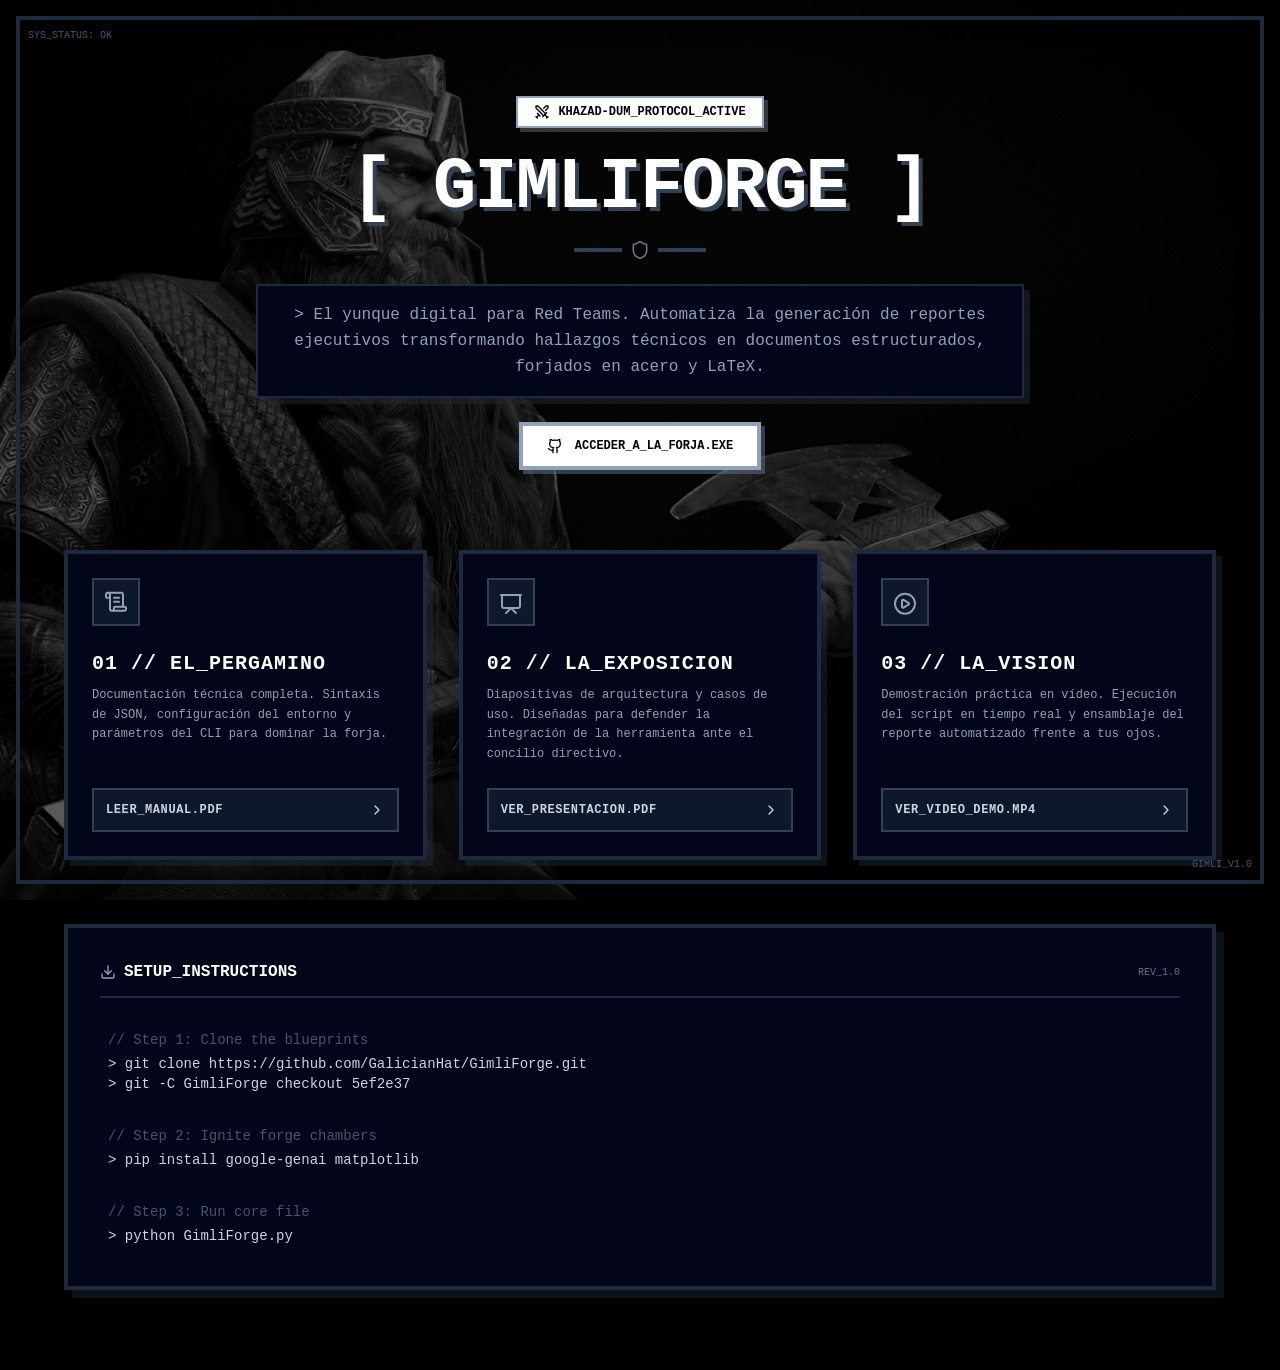
<file: gimli-v1.html>
<!doctype html><html lang="es"><head><meta charset="utf-8"><meta name="viewport" content="width=device-width,initial-scale=1"><title>GimliForge 1.0 · Archivo</title><meta name="description" content="Archivo de la página original de GimliForge 1.0"><link rel="stylesheet" href="gimli-v1-assets/chunks/site.css"></head><body><main class="relative min-h-screen bg-black text-slate-300 pt-24 pb-20 px-4 md:px-10 font-mono selection:bg-slate-800 selection:text-white overflow-hidden"><div class="fixed inset-0 pointer-events-none z-40 opacity-[0.12] bg-[linear-gradient(rgba(18,16,16,0)_50%,_rgba(0,0,0,0.25)_50%),_linear-gradient(90deg,_rgba(255,0,0,0.06),_rgba(0,255,0,0.02),_rgba(0,0,255,0.06))] bg-[length:100%_4px,_6px_100%]"></div><div class="fixed inset-0 pointer-events-none z-0" style="background-image: url(&quot;gimli-v1-assets/gimli-bg.jpg&quot;); background-size: cover; background-position: center center; filter: grayscale(40%); opacity: 0.35;"></div><div class="fixed inset-2 md:inset-4 border-4 border-slate-800 pointer-events-none z-30 shadow-[inset_0_0_20px_rgba(0,0,0,0.9)]"><div class="absolute top-2 left-2 text-[10px] text-slate-600">SYS_STATUS: OK</div><div class="absolute bottom-2 right-2 text-[10px] text-slate-600">GIMLI_V1.0</div></div><div class="relative max-w-6xl mx-auto z-10"><div class="mb-20 text-center flex flex-col items-center" style="opacity: 1; transform: none;"><div class="flex items-center gap-2 mb-6 text-black bg-white font-bold text-xs px-4 py-1.5 uppercase border-2 border-slate-400 shadow-[4px_4px_0px_0px_rgba(255,255,255,0.2)]"><svg xmlns="http://www.w3.org/2000/svg" width="24" height="24" viewBox="0 0 24 24" fill="none" stroke="currentColor" stroke-width="2" stroke-linecap="round" stroke-linejoin="round" class="lucide lucide-swords w-4 h-4" aria-hidden="true"><polyline points="14.5 17.5 3 6 3 3 6 3 17.5 14.5"></polyline><line x1="13" x2="19" y1="19" y2="13"></line><line x1="16" x2="20" y1="16" y2="20"></line><line x1="19" x2="21" y1="21" y2="19"></line><polyline points="14.5 6.5 18 3 21 3 21 6 17.5 9.5"></polyline><line x1="5" x2="9" y1="14" y2="18"></line><line x1="7" x2="4" y1="17" y2="20"></line><line x1="3" x2="5" y1="19" y2="21"></line></svg><span>KHAZAD-DUM_PROTOCOL_ACTIVE</span></div><h1 class="text-5xl md:text-7xl font-black mb-4 tracking-tight text-white uppercase drop-shadow-[4px_4px_0px_#334155]">[ GIMLIFORGE ]</h1><div class="flex items-center gap-2 mb-6"><div class="h-1 w-12 bg-slate-700"></div><svg xmlns="http://www.w3.org/2000/svg" width="24" height="24" viewBox="0 0 24 24" fill="none" stroke="currentColor" stroke-width="2" stroke-linecap="round" stroke-linejoin="round" class="lucide lucide-shield w-5 h-5 text-slate-500" aria-hidden="true"><path d="M20 13c0 5-3.5 7.5-7.66 8.95a1 1 0 0 1-.67-.01C7.5 20.5 4 18 4 13V6a1 1 0 0 1 1-1c2 0 4.5-1.2 6.24-2.72a1.17 1.17 0 0 1 1.52 0C14.51 3.81 17 5 19 5a1 1 0 0 1 1 1z"></path></svg><div class="h-1 w-12 bg-slate-700"></div></div><p class="text-sm md:text-base text-slate-400 max-w-3xl leading-relaxed bg-slate-950 border-2 border-slate-800 p-4 shadow-[6px_6px_0px_0px_rgba(30,41,59,0.5)]">&gt; El yunque digital para Red Teams. Automatiza la generación de reportes ejecutivos transformando hallazgos técnicos en documentos estructurados, forjados en acero y LaTeX.</p><a target="_blank" class="mt-6 group relative inline-flex items-center gap-3 px-6 py-3 bg-white text-black font-bold uppercase text-xs border-4 border-slate-400 shadow-[4px_4px_0px_0px_rgba(100,116,139,0.5)] hover:shadow-none hover:translate-x-1 hover:translate-y-1 transition-all duration-100" href="https://github.com/GalicianHat/GimliForge/tree/5ef2e37feada5b71ce635aa694a9148d89f227bc"><svg xmlns="http://www.w3.org/2000/svg" width="24" height="24" viewBox="0 0 24 24" fill="none" stroke="currentColor" stroke-width="2" stroke-linecap="round" stroke-linejoin="round" class="lucide lucide-github w-4 h-4" aria-hidden="true"><path d="M15 22v-4a4.8 4.8 0 0 0-1-3.5c3 0 6-2 6-5.5.08-1.25-.27-2.48-1-3.5.28-1.15.28-2.35 0-3.5 0 0-1 0-3 1.5-2.64-.5-5.36-.5-8 0C6 2 5 2 5 2c-.3 1.15-.3 2.35 0 3.5A5.403 5.403 0 0 0 4 9c0 3.5 3 5.5 6 5.5-.39.49-.68 1.05-.85 1.65-.17.6-.22 1.23-.15 1.85v4"></path><path d="M9 18c-4.51 2-5-2-7-2"></path></svg><span>ACCEDER_A_LA_FORJA.EXE</span></a></div><div class="grid grid-cols-1 md:grid-cols-3 gap-8 mb-16"><div class="flex flex-col p-6 bg-slate-950 border-4 border-slate-800 shadow-[6px_6px_0px_0px_rgba(51,65,85,0.3)] hover:border-white transition-colors duration-100 relative" style="opacity: 1; transform: none;"><div class="w-12 h-12 flex items-center justify-center bg-slate-900 border-2 border-slate-700 mb-6"><div style="transform: translateY(-0.246997px);"><svg xmlns="http://www.w3.org/2000/svg" width="24" height="24" viewBox="0 0 24 24" fill="none" stroke="currentColor" stroke-width="2" stroke-linecap="round" stroke-linejoin="round" class="lucide lucide-scroll-text w-6 h-6 text-slate-400" aria-hidden="true"><path d="M15 12h-5"></path><path d="M15 8h-5"></path><path d="M19 17V5a2 2 0 0 0-2-2H4"></path><path d="M8 21h12a2 2 0 0 0 2-2v-1a1 1 0 0 0-1-1H11a1 1 0 0 0-1 1v1a2 2 0 1 1-4 0V5a2 2 0 1 0-4 0v2a1 1 0 0 0 1 1h3"></path></svg></div></div><h3 class="text-xl font-bold mb-2 text-white uppercase tracking-wider">01 // EL_PERGAMINO</h3><p class="text-xs text-slate-400 mb-6 flex-1 leading-relaxed">Documentación técnica completa. Sintaxis de JSON, configuración del entorno y parámetros del CLI para dominar la forja.</p><a target="_blank" class="flex items-center justify-between w-full p-3 bg-slate-900 border-2 border-slate-700 text-slate-300 font-bold hover:bg-white hover:text-black hover:border-white transition-all text-xs uppercase tracking-wider" href="doctec_gimlifinal.pdf"><span>LEER_MANUAL.PDF</span><svg xmlns="http://www.w3.org/2000/svg" width="24" height="24" viewBox="0 0 24 24" fill="none" stroke="currentColor" stroke-width="2" stroke-linecap="round" stroke-linejoin="round" class="lucide lucide-chevron-right w-4 h-4" aria-hidden="true"><path d="m9 18 6-6-6-6"></path></svg></a></div><div class="flex flex-col p-6 bg-slate-950 border-4 border-slate-800 shadow-[6px_6px_0px_0px_rgba(51,65,85,0.3)] hover:border-white transition-colors duration-100 relative" style="opacity: 1; transform: none;"><div class="w-12 h-12 flex items-center justify-center bg-slate-900 border-2 border-slate-700 mb-6"><div style="transform: translateY(1.99165px);"><svg xmlns="http://www.w3.org/2000/svg" width="24" height="24" viewBox="0 0 24 24" fill="none" stroke="currentColor" stroke-width="2" stroke-linecap="round" stroke-linejoin="round" class="lucide lucide-presentation w-6 h-6 text-slate-400" aria-hidden="true"><path d="M2 3h20"></path><path d="M21 3v11a2 2 0 0 1-2 2H5a2 2 0 0 1-2-2V3"></path><path d="m7 21 5-5 5 5"></path></svg></div></div><h3 class="text-xl font-bold mb-2 text-white uppercase tracking-wider">02 // LA_EXPOSICION</h3><p class="text-xs text-slate-400 mb-6 flex-1 leading-relaxed">Diapositivas de arquitectura y casos de uso. Diseñadas para defender la integración de la herramienta ante el concilio directivo.</p><a target="_blank" class="flex items-center justify-between w-full p-3 bg-slate-900 border-2 border-slate-700 text-slate-300 font-bold hover:bg-white hover:text-black hover:border-white transition-all text-xs uppercase tracking-wider" href="presentacion.pdf"><span>VER_PRESENTACION.PDF</span><svg xmlns="http://www.w3.org/2000/svg" width="24" height="24" viewBox="0 0 24 24" fill="none" stroke="currentColor" stroke-width="2" stroke-linecap="round" stroke-linejoin="round" class="lucide lucide-chevron-right w-4 h-4" aria-hidden="true"><path d="m9 18 6-6-6-6"></path></svg></a></div><div class="flex flex-col p-6 bg-slate-950 border-4 border-slate-800 shadow-[6px_6px_0px_0px_rgba(51,65,85,0.3)] hover:border-white transition-colors duration-100 relative" style="opacity: 1; transform: none;"><div class="w-12 h-12 flex items-center justify-center bg-slate-900 border-2 border-slate-700 mb-6"><div style="transform: translateY(1.73056px);"><svg xmlns="http://www.w3.org/2000/svg" width="24" height="24" viewBox="0 0 24 24" fill="none" stroke="currentColor" stroke-width="2" stroke-linecap="round" stroke-linejoin="round" class="lucide lucide-circle-play w-6 h-6 text-slate-400" aria-hidden="true"><path d="M9 9.003a1 1 0 0 1 1.517-.859l4.997 2.997a1 1 0 0 1 0 1.718l-4.997 2.997A1 1 0 0 1 9 14.996z"></path><circle cx="12" cy="12" r="10"></circle></svg></div></div><h3 class="text-xl font-bold mb-2 text-white uppercase tracking-wider">03 // LA_VISION</h3><p class="text-xs text-slate-400 mb-6 flex-1 leading-relaxed">Demostración práctica en vídeo. Ejecución del script en tiempo real y ensamblaje del reporte automatizado frente a tus ojos.</p><a target="_blank" class="flex items-center justify-between w-full p-3 bg-slate-900 border-2 border-slate-700 text-slate-300 font-bold hover:bg-white hover:text-black hover:border-white transition-all text-xs uppercase tracking-wider" href="GimliForge_v2.mp4"><span>VER_VIDEO_DEMO.MP4</span><svg xmlns="http://www.w3.org/2000/svg" width="24" height="24" viewBox="0 0 24 24" fill="none" stroke="currentColor" stroke-width="2" stroke-linecap="round" stroke-linejoin="round" class="lucide lucide-chevron-right w-4 h-4" aria-hidden="true"><path d="m9 18 6-6-6-6"></path></svg></a></div></div><div class="bg-slate-950 border-4 border-slate-800 p-6 md:p-8 shadow-[8px_8px_0px_0px_rgba(30,41,59,0.4)]" style="opacity: 1;"><div class="flex items-center justify-between border-b-2 border-slate-800 pb-3 mb-6"><h2 class="text-sm md:text-base font-bold text-white uppercase flex items-center gap-2"><svg xmlns="http://www.w3.org/2000/svg" width="24" height="24" viewBox="0 0 24 24" fill="none" stroke="currentColor" stroke-width="2" stroke-linecap="round" stroke-linejoin="round" class="lucide lucide-download w-4 h-4 text-slate-400" aria-hidden="true"><path d="M12 15V3"></path><path d="M21 15v4a2 2 0 0 1-2 2H5a2 2 0 0 1-2-2v-4"></path><path d="m7 10 5 5 5-5"></path></svg>SETUP_INSTRUCTIONS</h2><span class="text-[10px] text-slate-500">REV_1.0</span></div><div class="space-y-4 text-xs md:text-sm"><div class="p-2 hover:bg-slate-900/60 transition-colors"><p class="text-slate-600 mb-1">// Step 1: Clone the blueprints</p><p class="text-slate-300">&gt; git clone https://github.com/GalicianHat/GimliForge.git<br>&gt; git -C GimliForge checkout 5ef2e37</p></div><div class="p-2 hover:bg-slate-900/60 transition-colors"><p class="text-slate-600 mb-1">// Step 2: Ignite forge chambers</p><p class="text-slate-300">&gt; pip install google-genai matplotlib</p></div><div class="p-2 hover:bg-slate-900/60 transition-colors"><p class="text-slate-600 mb-1">// Step 3: Run core file</p><p class="text-slate-300">&gt; python GimliForge.py</p></div></div></div></div></main></body></html>
</file>
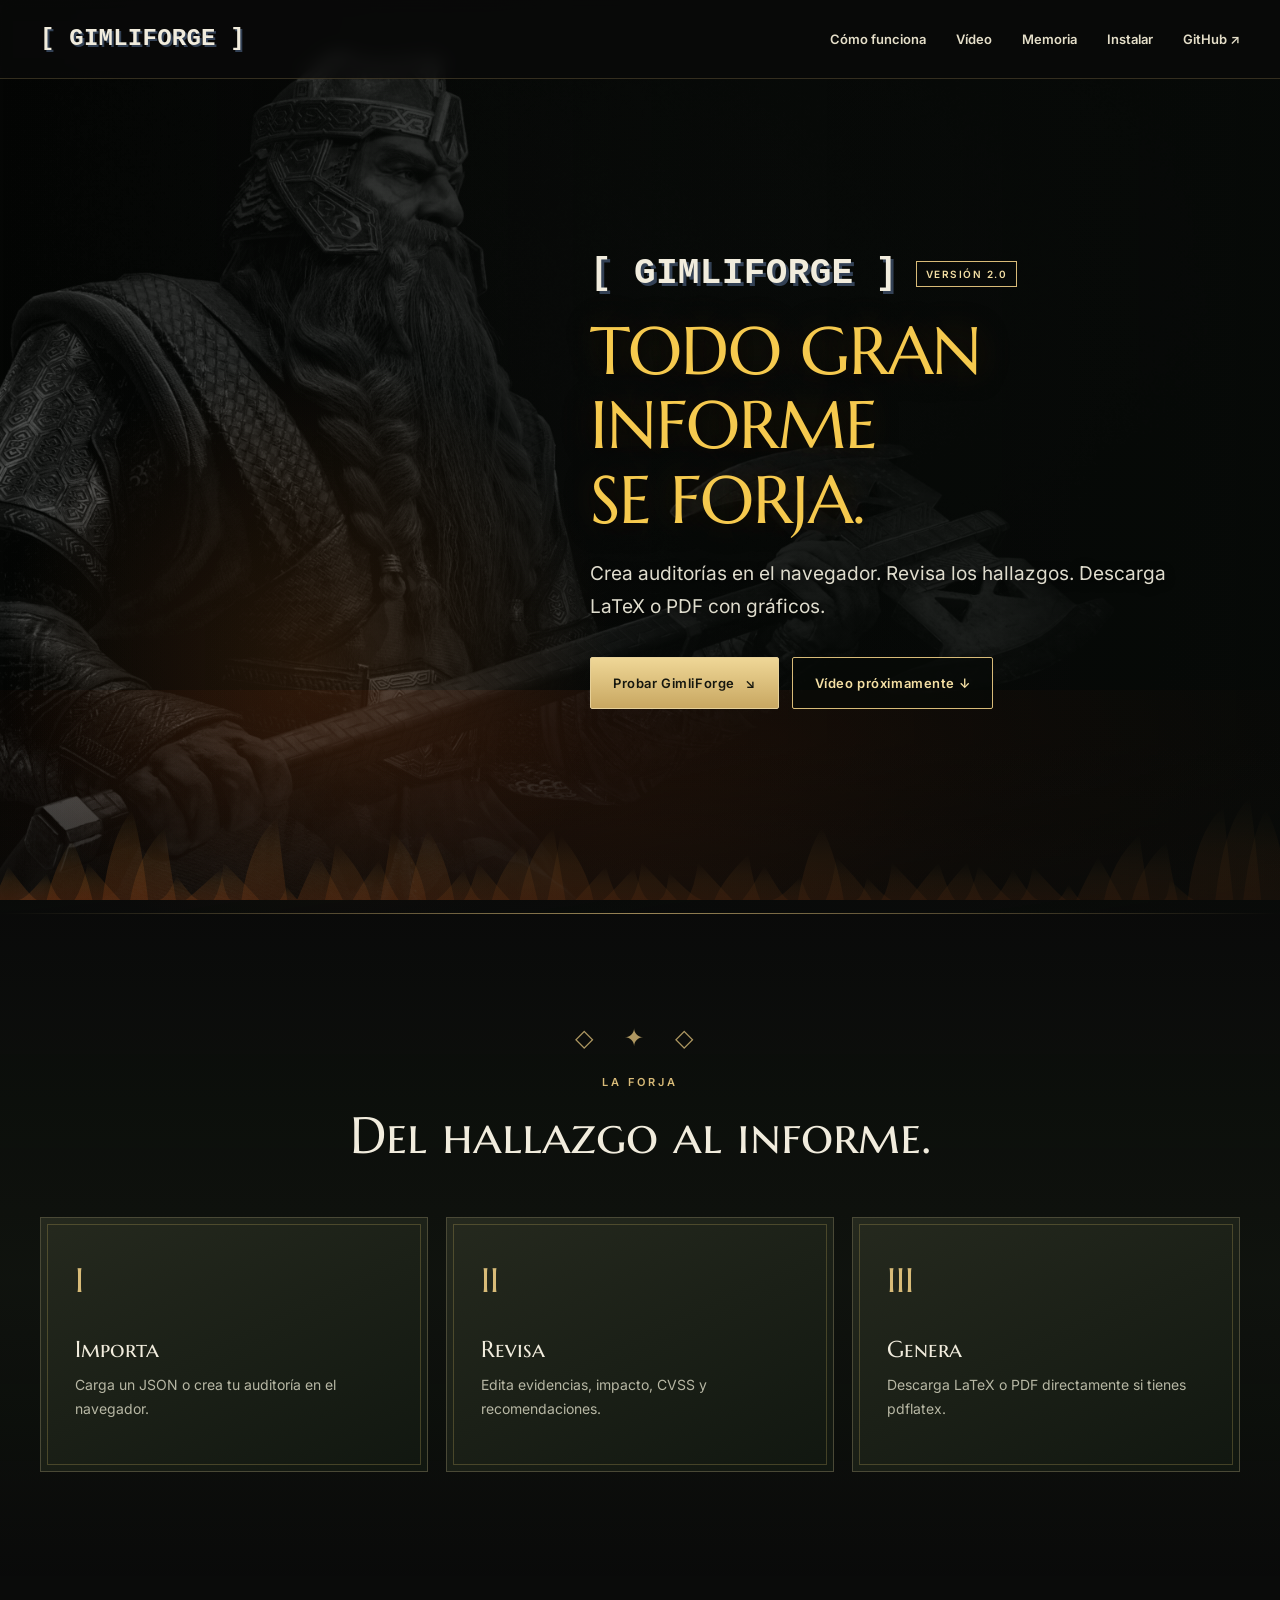
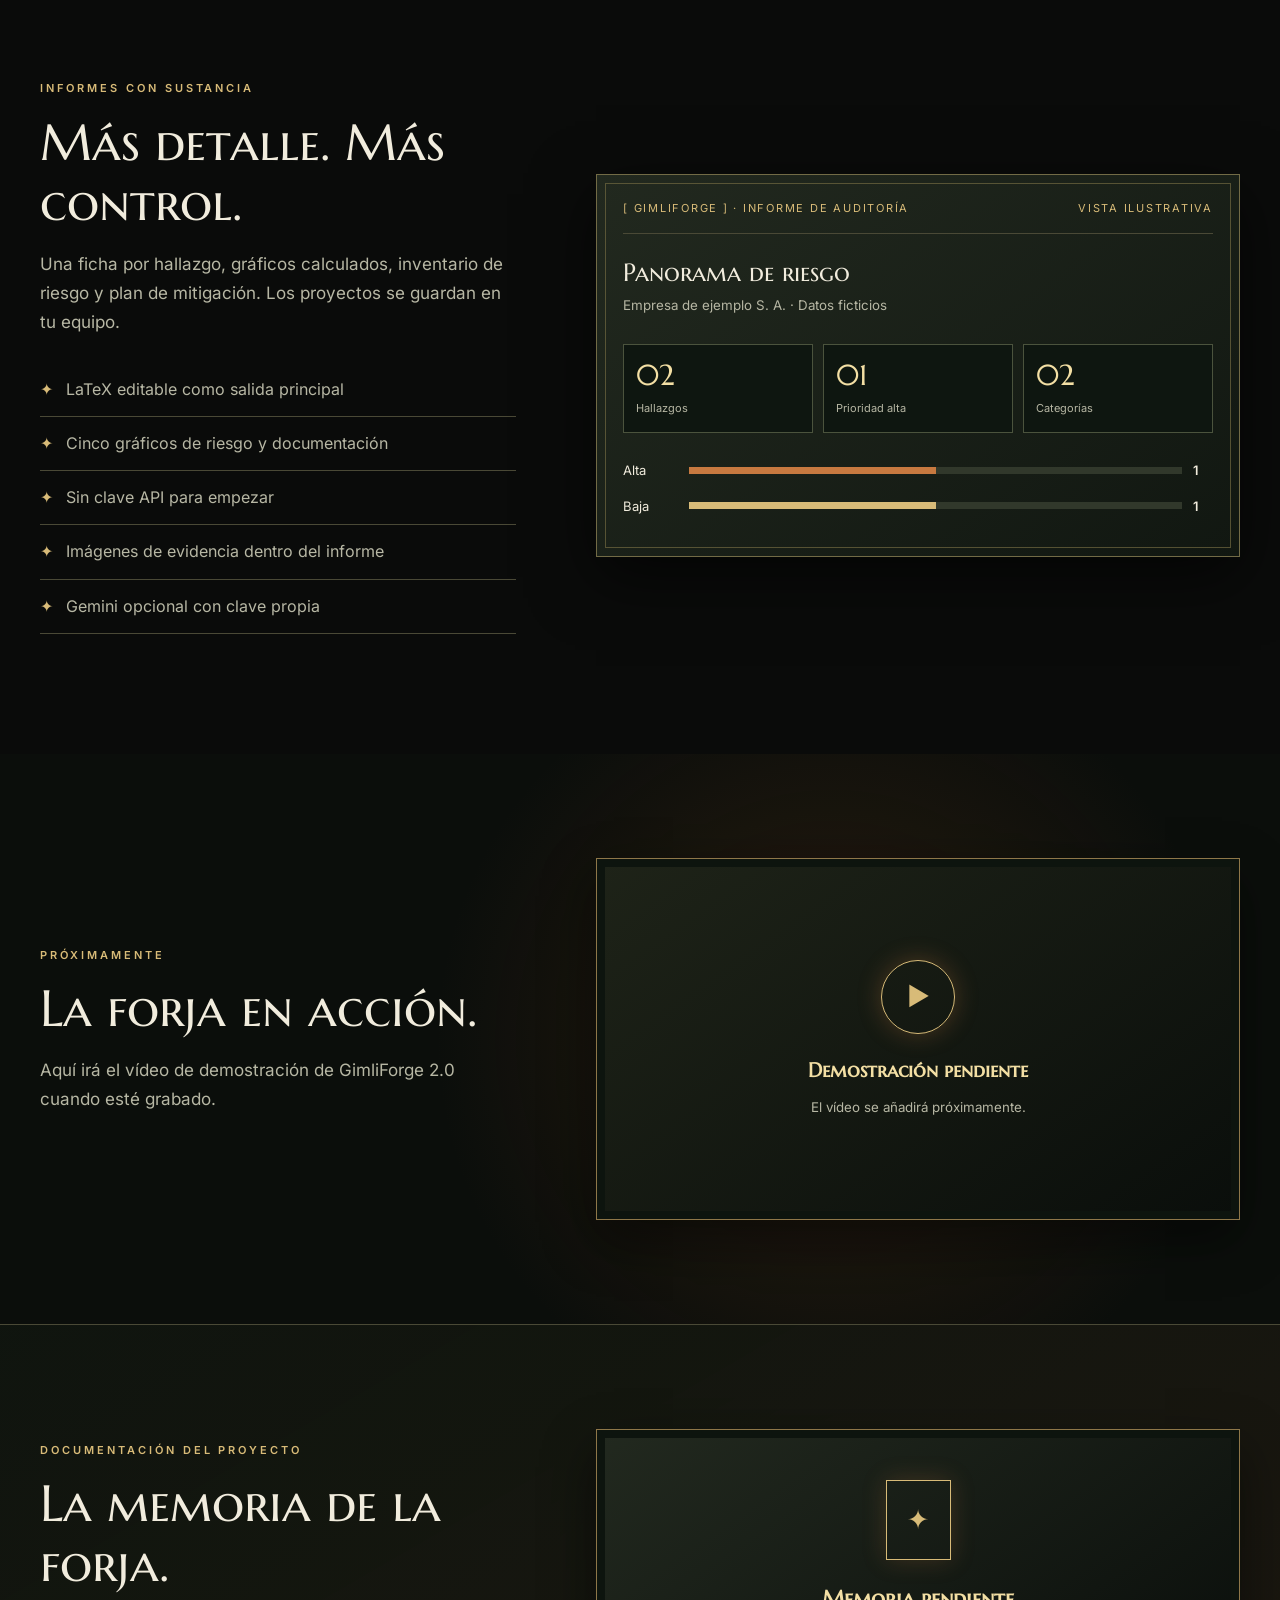
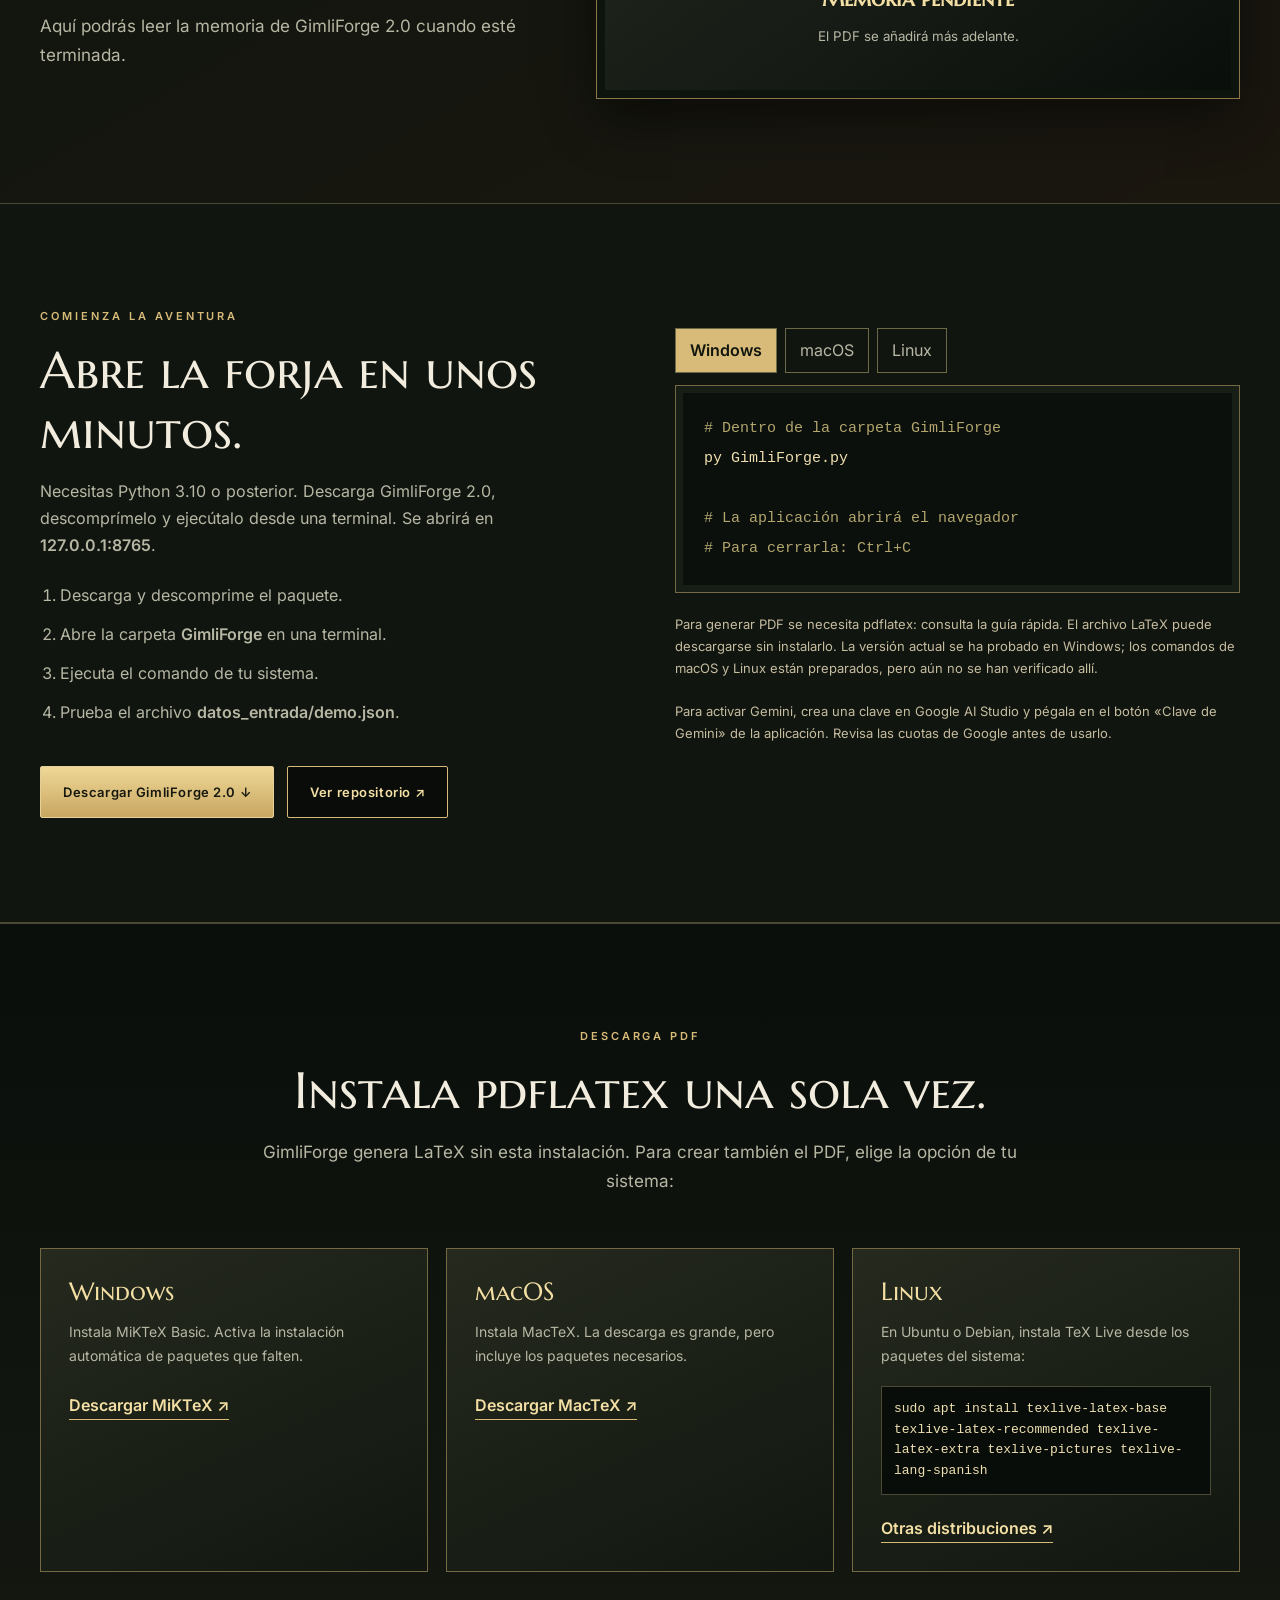
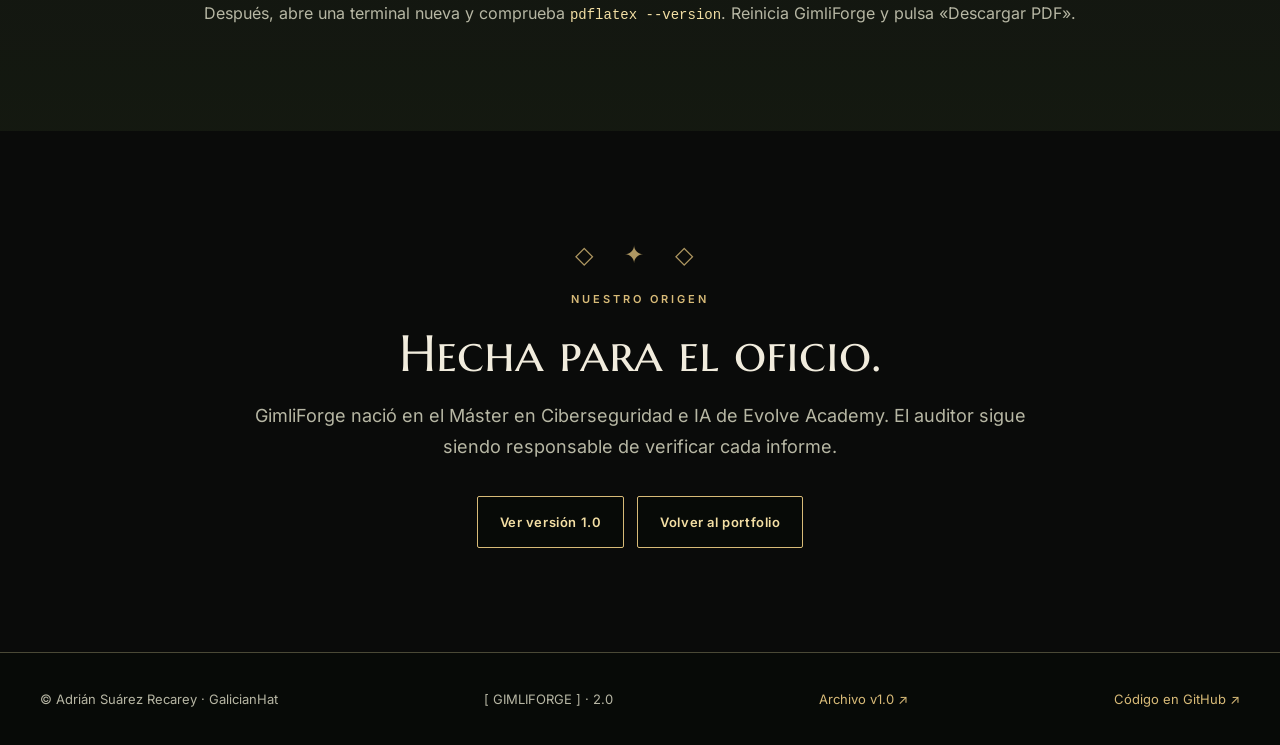
<file: gimli.html>
<!doctype html>
<html lang="es">
<head>
<meta charset="utf-8"><meta name="viewport" content="width=device-width,initial-scale=1">
<meta http-equiv="Content-Security-Policy" content="default-src 'self'; script-src 'self'; style-src 'self'; font-src 'self'; img-src 'self' data:; media-src 'self'; connect-src 'none'; frame-src 'none'; worker-src 'none'; object-src 'none'; base-uri 'self'; form-action 'none'">
<meta name="referrer" content="no-referrer">
<title>GimliForge 2.0 · La forja de informes de seguridad</title>
<meta name="description" content="GimliForge 2.0: forja informes de auditoría en LaTeX desde una aplicación local sencilla. Conoce el proyecto y descarga la nueva versión.">
<meta property="og:title" content="GimliForge 2.0 · La forja de informes"><meta property="og:description" content="Del hallazgo al informe LaTeX. Una herramienta local para auditores."><meta property="og:type" content="website"><meta property="og:url" content="https://adriansr.com/gimli"><meta property="og:image" content="https://adriansr.com/gimli-bg.jpg"><link rel="canonical" href="https://adriansr.com/gimli"><link rel="icon" href="/favicon.ico">
<link rel="stylesheet" href="/gimli.css"></head>
<body>
<canvas id="forge-effects" aria-hidden="true"></canvas>
<header><nav class="wrap" aria-label="Navegación principal"><a class="brand" href="/" aria-label="GimliForge">[ GIMLIFORGE ]</a><div class="navlinks"><a href="#la-forja">Cómo funciona</a><a href="#video">Vídeo</a><a href="#memoria">Memoria</a><a href="#instalar">Instalar</a><a href="https://github.com/GalicianHat/GimliForge" target="_blank" rel="noopener noreferrer">GitHub ↗</a></div></nav></header>
<main>
<section class="hero"><div class="wrap"><div class="hero-copy"><span class="eyebrow"><span class="hero-logo">[ GIMLIFORGE ]</span><span class="hero-version">VERSIÓN 2.0</span></span><h1>Todo gran informe<br>se <em>forja.</em></h1><p>Crea auditorías en el navegador. Revisa los hallazgos. Descarga LaTeX o PDF con gráficos.</p><div class="actions"><a class="btn primary" href="#instalar">Probar GimliForge <span aria-hidden="true">↘</span></a><a class="btn secondary" href="#video">Vídeo próximamente ↓</a></div></div></div></section>
<div class="ornament"></div>
<section class="journey" id="la-forja"><div class="wrap"><div class="section-head"><div class="rune" aria-hidden="true">◇ ✦ ◇</div><span class="eyebrow">La forja</span><h2>Del hallazgo al informe.</h2></div><div class="step-grid"><article class="step"><span class="number">I</span><h3>Importa</h3><p>Carga un JSON o crea tu auditoría en el navegador.</p></article><article class="step"><span class="number">II</span><h3>Revisa</h3><p>Edita evidencias, impacto, CVSS y recomendaciones.</p></article><article class="step"><span class="number">III</span><h3>Genera</h3><p>Descarga LaTeX o PDF directamente si tienes pdflatex.</p></article></div></div></section>
<section id="producto"><div class="wrap split"><div><span class="eyebrow">Informes con sustancia</span><h2>Más detalle. Más control.</h2><p class="lead">Una ficha por hallazgo, gráficos calculados, inventario de riesgo y plan de mitigación. Los proyectos se guardan en tu equipo.</p><ul class="feature-list"><li>LaTeX editable como salida principal</li><li>Cinco gráficos de riesgo y documentación</li><li>Sin clave API para empezar</li><li>Imágenes de evidencia dentro del informe</li><li>Gemini opcional con clave propia</li></ul></div><div class="panel" role="img" aria-label="Vista ilustrativa con dos hallazgos ficticios, uno alto y uno bajo"><div class="panel-top"><span>[ GIMLIFORGE ] · Informe de auditoría</span><span>Vista ilustrativa</span></div><h3>Panorama de riesgo</h3><small>Empresa de ejemplo S. A. · Datos ficticios</small><div class="metrics"><div class="metric"><strong>02</strong><span>Hallazgos</span></div><div class="metric"><strong>01</strong><span>Prioridad alta</span></div><div class="metric"><strong>02</strong><span>Categorías</span></div></div><div class="risk"><span>Alta</span><div class="track"><i></i></div><strong>1</strong></div><div class="risk"><span>Baja</span><div class="track"><i></i></div><strong>1</strong></div></div></div></section>
<section id="video" class="video-section"><div class="wrap split"><div><span class="eyebrow">Próximamente</span><h2>La forja en acción.</h2><p class="lead">Aquí irá el vídeo de demostración de GimliForge 2.0 cuando esté grabado.</p></div><div id="video-slot" class="video-slot" aria-label="Espacio reservado para el vídeo de demostración"><span class="play-mark" aria-hidden="true">▶</span><strong>Demostración pendiente</strong><small>El vídeo se añadirá próximamente.</small></div></div></section>
<section id="memoria" class="memory-section"><div class="wrap split"><div><span class="eyebrow">Documentación del proyecto</span><h2>La memoria de la forja.</h2><p class="lead">Aquí podrás leer la memoria de GimliForge 2.0 cuando esté terminada.</p></div><div id="memory-slot" class="memory-slot" aria-label="Espacio reservado para la memoria en PDF"><span class="memory-mark" aria-hidden="true">✦</span><strong>Memoria pendiente</strong><small>El PDF se añadirá más adelante.</small></div></div></section>
<section class="install" id="instalar"><div class="wrap install-grid"><div><span class="eyebrow">Comienza la aventura</span><h2>Abre la forja en unos minutos.</h2><p>Necesitas Python 3.10 o posterior. Descarga GimliForge 2.0, descomprímelo y ejecútalo desde una terminal. Se abrirá en <strong>127.0.0.1:8765</strong>.</p><ol><li>Descarga y descomprime el paquete.</li><li>Abre la carpeta <strong>GimliForge</strong> en una terminal.</li><li>Ejecuta el comando de tu sistema.</li><li>Prueba el archivo <strong>datos_entrada/demo.json</strong>.</li></ol><div class="actions"><a class="btn primary" href="/GimliForge-2.0.zip" download>Descargar GimliForge 2.0 ↓</a><a class="btn secondary" href="https://github.com/GalicianHat/GimliForge" target="_blank" rel="noopener noreferrer">Ver repositorio ↗</a></div></div><div><div class="tabs" role="tablist" aria-label="Sistema operativo"><button class="tab" type="button" role="tab" aria-selected="true" data-command="py GimliForge.py">Windows</button><button class="tab" type="button" role="tab" aria-selected="false" data-command="python3 GimliForge.py">macOS</button><button class="tab" type="button" role="tab" aria-selected="false" data-command="python3 GimliForge.py">Linux</button></div><div class="codebox" aria-live="polite"><span class="comment"># Dentro de la carpeta GimliForge</span><br><span id="command" class="command">py GimliForge.py</span><br><br><span class="comment"># La aplicación abrirá el navegador</span><br><span class="comment"># Para cerrarla: Ctrl+C</span></div><p class="honesty">Para generar PDF se necesita pdflatex: <a href="#pdf">consulta la guía rápida</a>. El archivo LaTeX puede descargarse sin instalarlo. La versión actual se ha probado en Windows; los comandos de macOS y Linux están preparados, pero aún no se han verificado allí.</p><p class="honesty">Para activar Gemini, crea una clave en <a href="https://aistudio.google.com/api-keys" target="_blank" rel="noopener noreferrer">Google AI Studio</a> y pégala en el botón «Clave de Gemini» de la aplicación. Revisa las cuotas de Google antes de usarlo.</p></div></div></section>
<section id="pdf" class="pdf-section"><div class="wrap"><div class="section-head"><span class="eyebrow">Descarga PDF</span><h2>Instala pdflatex una sola vez.</h2><p>GimliForge genera LaTeX sin esta instalación. Para crear también el PDF, elige la opción de tu sistema:</p></div><div class="pdf-grid"><article class="pdf-card"><h3>Windows</h3><p>Instala MiKTeX Basic. Activa la instalación automática de paquetes que falten.</p><a href="https://miktex.org/download" target="_blank" rel="noopener noreferrer">Descargar MiKTeX ↗</a></article><article class="pdf-card"><h3>macOS</h3><p>Instala MacTeX. La descarga es grande, pero incluye los paquetes necesarios.</p><a href="https://www.tug.org/mactex/mactex-download.html" target="_blank" rel="noopener noreferrer">Descargar MacTeX ↗</a></article><article class="pdf-card"><h3>Linux</h3><p>En Ubuntu o Debian, instala TeX Live desde los paquetes del sistema:</p><code>sudo apt install texlive-latex-base texlive-latex-recommended texlive-latex-extra texlive-pictures texlive-lang-spanish</code><a href="https://tug.org/texlive/quickinstall.html" target="_blank" rel="noopener noreferrer">Otras distribuciones ↗</a></article></div><p class="pdf-check">Después, abre una terminal nueva y comprueba <code>pdflatex --version</code>. Reinicia GimliForge y pulsa «Descargar PDF».</p></div></section>
<section><div class="wrap manifesto"><div class="rune" aria-hidden="true">◇ ✦ ◇</div><span class="eyebrow">Nuestro origen</span><h2>Hecha para el oficio.</h2><p>GimliForge nació en el Máster en Ciberseguridad e IA de Evolve Academy. El auditor sigue siendo responsable de verificar cada informe.</p><div class="actions"><a class="btn secondary" href="/gimli-v1.html">Ver versión 1.0</a><a class="btn secondary" href="/">Volver al portfolio</a></div></div></section>
</main><footer><div class="wrap footer-row"><span>© Adrián Suárez Recarey · GalicianHat</span><span>[ GIMLIFORGE ] · 2.0</span><a href="/gimli-v1.html">Archivo v1.0 ↗</a><a href="https://github.com/GalicianHat/GimliForge">Código en GitHub ↗</a></div></footer>
<script src="/gimli.js" defer></script>
</body></html>
</file>
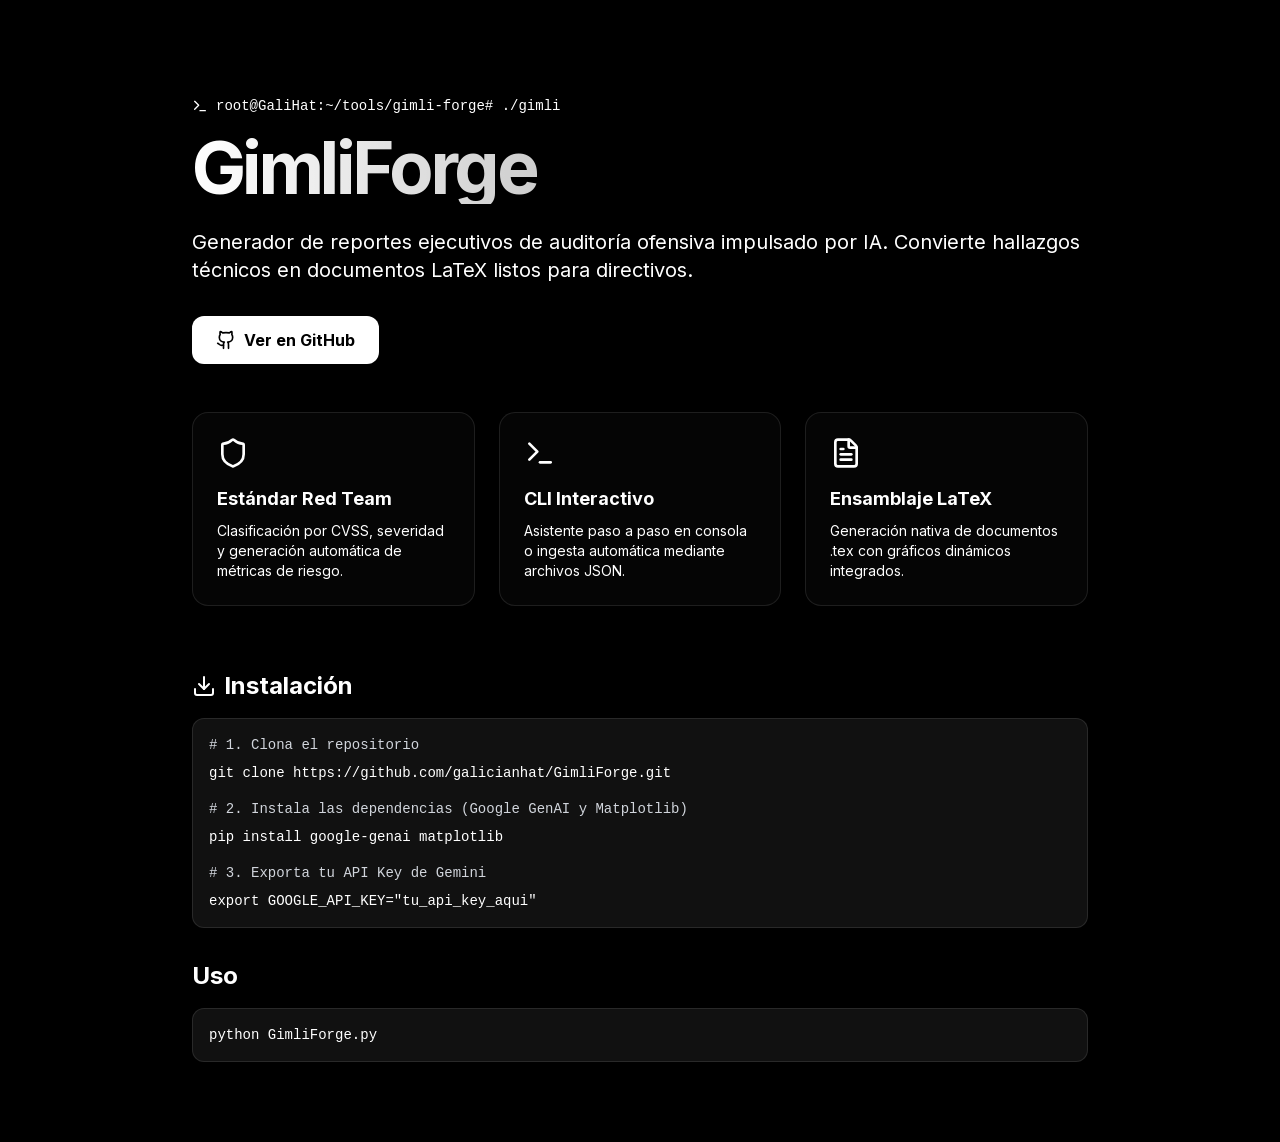
<file: gimliforge.html>
<!DOCTYPE html><!--AE4KyB9khZiMspIXZJSnO--><html lang="es"><head><meta charSet="utf-8"/><meta name="viewport" content="width=device-width, initial-scale=1"/><link rel="preload" href="/_next/static/media/83afe278b6a6bb3c-s.p.3a6ba036.woff2" as="font" crossorigin="" type="font/woff2"/><link rel="stylesheet" href="/_next/static/chunks/6f5a77418c459dd5.css" data-precedence="next"/><link rel="preload" as="script" fetchPriority="low" href="/_next/static/chunks/475fa0f5a019bf38.js"/><script src="/_next/static/chunks/8a8ef77865bda9e6.js" async=""></script><script src="/_next/static/chunks/8296bf97416a5ebf.js" async=""></script><script src="/_next/static/chunks/023d923a37d494fc.js" async=""></script><script src="/_next/static/chunks/turbopack-7c25d6130d29d165.js" async=""></script><script src="/_next/static/chunks/ff1a16fafef87110.js" async=""></script><script src="/_next/static/chunks/247eb132b7f7b574.js" async=""></script><script src="/_next/static/chunks/e81b11901a374819.js" async=""></script><script src="/_next/static/chunks/a5d2de70d89dbab8.js" async=""></script><script src="/_next/static/chunks/d3ffddcc20c60ec3.js" async=""></script><script src="/_next/static/chunks/0e317e66993ce3c1.js" async=""></script><meta name="next-size-adjust" content=""/><title>Adrián SR | Ciberseguridad &amp; Sistemas</title><meta name="description" content="Portfolio de Adrián Suárez Recarey - Especializado en Administración de Sistemas (ASIR), Infraestructura, e Inteligencia Artificial aplicada a la Ciberseguridad."/><meta name="author" content="Adrián Suárez Recarey"/><meta name="keywords" content="Ciberseguridad,ASIR,Pentesting,Sistemas,Adrián Suárez,GalicianHat,GaliHat"/><meta name="creator" content="Adrián Suárez Recarey"/><meta name="robots" content="index, follow"/><meta name="googlebot" content="index, follow, max-video-preview:-1, max-image-preview:large, max-snippet:-1"/><meta property="og:title" content="Adrián SR | Ciberseguridad &amp; Sistemas"/><meta property="og:description" content="Portfolio de Adrián Suárez Recarey - Administrador de Sistemas y especialista en Ciberseguridad."/><meta property="og:url" content="https://adriansr.com"/><meta property="og:site_name" content="Adrián SR Portfolio"/><meta property="og:locale" content="es_ES"/><meta property="og:image" content="https://adriansr.com/og-image.png"/><meta property="og:image:width" content="1200"/><meta property="og:image:height" content="630"/><meta property="og:image:alt" content="Adrián Suárez - Profesional de Ciberseguridad"/><meta property="og:type" content="website"/><meta name="twitter:card" content="summary_large_image"/><meta name="twitter:creator" content="@GalicianHat"/><meta name="twitter:title" content="Adrián SR | Ciberseguridad &amp; Sistemas"/><meta name="twitter:description" content="Portfolio de Adrián Suárez Recarey - Administrador de Sistemas y Ciberseguridad."/><meta name="twitter:image" content="https://adriansr.com/og-image.png"/><link rel="icon" href="/favicon.ico?favicon.0b3bf435.ico" sizes="256x256" type="image/x-icon"/><link rel="icon" href="/favicon.ico" sizes="any"/><link rel="icon" href="/icon.png" type="image/png" sizes="32x32"/><link rel="icon" href="/icon-192.png" type="image/png" sizes="192x192"/><link rel="icon" href="/icon-512.png" type="image/png" sizes="512x512"/><link rel="apple-touch-icon" href="/apple-icon.png" sizes="180x180" type="image/png"/><script src="/_next/static/chunks/a6dad97d9634a72d.js" noModule=""></script></head><body class="inter_1b545fac-module__b8QJrq__variable font-sans antialiased"><div hidden=""><!--$--><!--/$--></div><script type="application/ld+json">{"@context":"https://schema.org","@type":"Person","name":"Adrián Suárez Recarey","jobTitle":"Administrador de Sistemas & Ciberseguridad","url":"https://adriansr.com","sameAs":["https://github.com/GalicianHat","https://www.linkedin.com/in/adri%C3%A1n-su%C3%A1rez-recarey-8b8a49179/","https://hackmyvm.eu/profile/?user=GaliHat","https://profile.hackthebox.com/profile/019cedc8-014d-721f-b9b1-faf70f714f68"],"description":"Especialista en infraestructura, soporte, pentesting e IA.","image":"https://adriansr.com/og-image.png","knowsAbout":["ASIR","Ciberseguridad","Inteligencia Artificial","Pentesting","Soporte de Infraestructura"]}</script><main class="min-h-screen bg-black text-white pt-24 pb-20 px-4 md:px-10"><div class="max-w-4xl mx-auto"><div class="mb-12" style="opacity:0;transform:translateY(20px)"><div class="flex items-center gap-2 mb-4 text-primary font-mono text-sm"><svg xmlns="http://www.w3.org/2000/svg" width="24" height="24" viewBox="0 0 24 24" fill="none" stroke="currentColor" stroke-width="2" stroke-linecap="round" stroke-linejoin="round" class="lucide lucide-terminal w-4 h-4" aria-hidden="true"><path d="M12 19h8"></path><path d="m4 17 6-6-6-6"></path></svg><span>root@GaliHat:~/tools/gimli-forge# ./gimli</span></div><h1 class="text-5xl md:text-7xl font-bold mb-6 tracking-tighter text-transparent bg-clip-text bg-gradient-to-r from-white to-white/50">GimliForge</h1><p class="text-xl text-muted-foreground mb-8">Generador de reportes ejecutivos de auditoría ofensiva impulsado por IA. Convierte hallazgos técnicos en documentos LaTeX listos para directivos.</p><div class="flex flex-wrap gap-4"><a target="_blank" class="flex items-center gap-2 px-6 py-3 bg-white text-black font-bold rounded-xl hover:bg-gray-200 transition-colors" href="https://github.com/galicianhat/GimliForge"><svg xmlns="http://www.w3.org/2000/svg" width="24" height="24" viewBox="0 0 24 24" fill="none" stroke="currentColor" stroke-width="2" stroke-linecap="round" stroke-linejoin="round" class="lucide lucide-github w-5 h-5" aria-hidden="true"><path d="M15 22v-4a4.8 4.8 0 0 0-1-3.5c3 0 6-2 6-5.5.08-1.25-.27-2.48-1-3.5.28-1.15.28-2.35 0-3.5 0 0-1 0-3 1.5-2.64-.5-5.36-.5-8 0C6 2 5 2 5 2c-.3 1.15-.3 2.35 0 3.5A5.403 5.403 0 0 0 4 9c0 3.5 3 5.5 6 5.5-.39.49-.68 1.05-.85 1.65-.17.6-.22 1.23-.15 1.85v4"></path><path d="M9 18c-4.51 2-5-2-7-2"></path></svg>Ver en GitHub</a></div></div><div class="grid grid-cols-1 md:grid-cols-3 gap-6 mb-16"><div class="p-6 rounded-2xl border border-white/10 bg-white/[0.02]"><svg xmlns="http://www.w3.org/2000/svg" width="24" height="24" viewBox="0 0 24 24" fill="none" stroke="currentColor" stroke-width="2" stroke-linecap="round" stroke-linejoin="round" class="lucide lucide-shield w-8 h-8 text-primary mb-4" aria-hidden="true"><path d="M20 13c0 5-3.5 7.5-7.66 8.95a1 1 0 0 1-.67-.01C7.5 20.5 4 18 4 13V6a1 1 0 0 1 1-1c2 0 4.5-1.2 6.24-2.72a1.17 1.17 0 0 1 1.52 0C14.51 3.81 17 5 19 5a1 1 0 0 1 1 1z"></path></svg><h3 class="text-lg font-bold mb-2">Estándar Red Team</h3><p class="text-sm text-muted-foreground">Clasificación por CVSS, severidad y generación automática de métricas de riesgo.</p></div><div class="p-6 rounded-2xl border border-white/10 bg-white/[0.02]"><svg xmlns="http://www.w3.org/2000/svg" width="24" height="24" viewBox="0 0 24 24" fill="none" stroke="currentColor" stroke-width="2" stroke-linecap="round" stroke-linejoin="round" class="lucide lucide-terminal w-8 h-8 text-primary mb-4" aria-hidden="true"><path d="M12 19h8"></path><path d="m4 17 6-6-6-6"></path></svg><h3 class="text-lg font-bold mb-2">CLI Interactivo</h3><p class="text-sm text-muted-foreground">Asistente paso a paso en consola o ingesta automática mediante archivos JSON.</p></div><div class="p-6 rounded-2xl border border-white/10 bg-white/[0.02]"><svg xmlns="http://www.w3.org/2000/svg" width="24" height="24" viewBox="0 0 24 24" fill="none" stroke="currentColor" stroke-width="2" stroke-linecap="round" stroke-linejoin="round" class="lucide lucide-file-text w-8 h-8 text-primary mb-4" aria-hidden="true"><path d="M6 22a2 2 0 0 1-2-2V4a2 2 0 0 1 2-2h8a2.4 2.4 0 0 1 1.704.706l3.588 3.588A2.4 2.4 0 0 1 20 8v12a2 2 0 0 1-2 2z"></path><path d="M14 2v5a1 1 0 0 0 1 1h5"></path><path d="M10 9H8"></path><path d="M16 13H8"></path><path d="M16 17H8"></path></svg><h3 class="text-lg font-bold mb-2">Ensamblaje LaTeX</h3><p class="text-sm text-muted-foreground">Generación nativa de documentos .tex con gráficos dinámicos integrados.</p></div></div><div class="space-y-8" style="opacity:0"><section><h2 class="text-2xl font-bold mb-4 flex items-center gap-2"><svg xmlns="http://www.w3.org/2000/svg" width="24" height="24" viewBox="0 0 24 24" fill="none" stroke="currentColor" stroke-width="2" stroke-linecap="round" stroke-linejoin="round" class="lucide lucide-download w-6 h-6 text-primary" aria-hidden="true"><path d="M12 15V3"></path><path d="M21 15v4a2 2 0 0 1-2 2H5a2 2 0 0 1-2-2v-4"></path><path d="m7 10 5 5 5-5"></path></svg>Instalación</h2><div class="bg-[#111] p-4 rounded-xl border border-white/10 font-mono text-sm overflow-x-auto text-gray-300"><p class="mb-2"># 1. Clona el repositorio</p><p class="text-white mb-4">git clone https://github.com/galicianhat/GimliForge.git</p><p class="mb-2"># 2. Instala las dependencias (Google GenAI y Matplotlib)</p><p class="text-white mb-4">pip install google-genai matplotlib</p><p class="mb-2"># 3. Exporta tu API Key de Gemini</p><p class="text-white">export GOOGLE_API_KEY=&quot;tu_api_key_aqui&quot;</p></div></section><section><h2 class="text-2xl font-bold mb-4">Uso</h2><div class="bg-[#111] p-4 rounded-xl border border-white/10 font-mono text-sm overflow-x-auto text-white">python GimliForge.py</div></section></div></div></main><!--$--><!--/$--><script src="/_next/static/chunks/475fa0f5a019bf38.js" id="_R_" async=""></script><script>(self.__next_f=self.__next_f||[]).push([0])</script><script>self.__next_f.push([1,"1:\"$Sreact.fragment\"\n2:I[39756,[\"/_next/static/chunks/ff1a16fafef87110.js\",\"/_next/static/chunks/247eb132b7f7b574.js\"],\"default\"]\n3:I[58298,[\"/_next/static/chunks/e81b11901a374819.js\",\"/_next/static/chunks/a5d2de70d89dbab8.js\"],\"default\"]\n4:I[37457,[\"/_next/static/chunks/ff1a16fafef87110.js\",\"/_next/static/chunks/247eb132b7f7b574.js\"],\"default\"]\n5:I[29306,[\"/_next/static/chunks/d3ffddcc20c60ec3.js\",\"/_next/static/chunks/a5d2de70d89dbab8.js\"],\"default\"]\n6:I[47257,[\"/_next/static/chunks/ff1a16fafef87110.js\",\"/_next/static/chunks/247eb132b7f7b574.js\"],\"ClientPageRoot\"]\n7:I[75280,[\"/_next/static/chunks/0e317e66993ce3c1.js\",\"/_next/static/chunks/a5d2de70d89dbab8.js\"],\"default\"]\na:I[97367,[\"/_next/static/chunks/ff1a16fafef87110.js\",\"/_next/static/chunks/247eb132b7f7b574.js\"],\"OutletBoundary\"]\nb:\"$Sreact.suspense\"\nd:I[97367,[\"/_next/static/chunks/ff1a16fafef87110.js\",\"/_next/static/chunks/247eb132b7f7b574.js\"],\"ViewportBoundary\"]\nf:I[97367,[\"/_next/static/chunks/ff1a16fafef87110.js\",\"/_next/static/chunks/247eb132b7f7b574.js\"],\"MetadataBoundary\"]\n11:I[68027,[],\"default\"]\n:HL[\"/_next/static/chunks/6f5a77418c459dd5.css\",\"style\"]\n:HL[\"/_next/static/media/83afe278b6a6bb3c-s.p.3a6ba036.woff2\",\"font\",{\"crossOrigin\":\"\",\"type\":\"font/woff2\"}]\n"])</script><script>self.__next_f.push([1,"0:{\"P\":null,\"b\":\"AE4KyB9khZiMspIXZJSnO\",\"c\":[\"\",\"gimliforge\"],\"q\":\"\",\"i\":false,\"f\":[[[\"\",{\"children\":[\"gimliforge\",{\"children\":[\"__PAGE__\",{}]}]},\"$undefined\",\"$undefined\",true],[[\"$\",\"$1\",\"c\",{\"children\":[[[\"$\",\"link\",\"0\",{\"rel\":\"stylesheet\",\"href\":\"/_next/static/chunks/6f5a77418c459dd5.css\",\"precedence\":\"next\",\"crossOrigin\":\"$undefined\",\"nonce\":\"$undefined\"}]],[\"$\",\"html\",null,{\"lang\":\"es\",\"children\":[\"$\",\"body\",null,{\"className\":\"inter_1b545fac-module__b8QJrq__variable font-sans antialiased\",\"children\":[[\"$\",\"script\",null,{\"type\":\"application/ld+json\",\"dangerouslySetInnerHTML\":{\"__html\":\"{\\\"@context\\\":\\\"https://schema.org\\\",\\\"@type\\\":\\\"Person\\\",\\\"name\\\":\\\"Adrián Suárez Recarey\\\",\\\"jobTitle\\\":\\\"Administrador de Sistemas \u0026 Ciberseguridad\\\",\\\"url\\\":\\\"https://adriansr.com\\\",\\\"sameAs\\\":[\\\"https://github.com/GalicianHat\\\",\\\"https://www.linkedin.com/in/adri%C3%A1n-su%C3%A1rez-recarey-8b8a49179/\\\",\\\"https://hackmyvm.eu/profile/?user=GaliHat\\\",\\\"https://profile.hackthebox.com/profile/019cedc8-014d-721f-b9b1-faf70f714f68\\\"],\\\"description\\\":\\\"Especialista en infraestructura, soporte, pentesting e IA.\\\",\\\"image\\\":\\\"https://adriansr.com/og-image.png\\\",\\\"knowsAbout\\\":[\\\"ASIR\\\",\\\"Ciberseguridad\\\",\\\"Inteligencia Artificial\\\",\\\"Pentesting\\\",\\\"Soporte de Infraestructura\\\"]}\"}}],[\"$\",\"$L2\",null,{\"parallelRouterKey\":\"children\",\"error\":\"$3\",\"errorStyles\":[],\"errorScripts\":[[\"$\",\"script\",\"script-0\",{\"src\":\"/_next/static/chunks/e81b11901a374819.js\",\"async\":true}],[\"$\",\"script\",\"script-1\",{\"src\":\"/_next/static/chunks/a5d2de70d89dbab8.js\",\"async\":true}]],\"template\":[\"$\",\"$L4\",null,{}],\"templateStyles\":\"$undefined\",\"templateScripts\":\"$undefined\",\"notFound\":[[\"$\",\"$L5\",null,{}],[]],\"forbidden\":\"$undefined\",\"unauthorized\":\"$undefined\"}]]}]}]]}],{\"children\":[[\"$\",\"$1\",\"c\",{\"children\":[null,[\"$\",\"$L2\",null,{\"parallelRouterKey\":\"children\",\"error\":\"$undefined\",\"errorStyles\":\"$undefined\",\"errorScripts\":\"$undefined\",\"template\":[\"$\",\"$L4\",null,{}],\"templateStyles\":\"$undefined\",\"templateScripts\":\"$undefined\",\"notFound\":\"$undefined\",\"forbidden\":\"$undefined\",\"unauthorized\":\"$undefined\"}]]}],{\"children\":[[\"$\",\"$1\",\"c\",{\"children\":[[\"$\",\"$L6\",null,{\"Component\":\"$7\",\"serverProvidedParams\":{\"searchParams\":{},\"params\":{},\"promises\":[\"$@8\",\"$@9\"]}}],[[\"$\",\"script\",\"script-0\",{\"src\":\"/_next/static/chunks/0e317e66993ce3c1.js\",\"async\":true,\"nonce\":\"$undefined\"}],[\"$\",\"script\",\"script-1\",{\"src\":\"/_next/static/chunks/a5d2de70d89dbab8.js\",\"async\":true,\"nonce\":\"$undefined\"}]],[\"$\",\"$La\",null,{\"children\":[\"$\",\"$b\",null,{\"name\":\"Next.MetadataOutlet\",\"children\":\"$@c\"}]}]]}],{},null,false,false]},null,false,false]},null,false,false],[\"$\",\"$1\",\"h\",{\"children\":[null,[\"$\",\"$Ld\",null,{\"children\":\"$@e\"}],[\"$\",\"div\",null,{\"hidden\":true,\"children\":[\"$\",\"$Lf\",null,{\"children\":[\"$\",\"$b\",null,{\"name\":\"Next.Metadata\",\"children\":\"$@10\"}]}]}],[\"$\",\"meta\",null,{\"name\":\"next-size-adjust\",\"content\":\"\"}]]}],false]],\"m\":\"$undefined\",\"G\":[\"$11\",[]],\"S\":true}\n"])</script><script>self.__next_f.push([1,"8:{}\n9:\"$0:f:0:1:1:children:1:children:0:props:children:0:props:serverProvidedParams:params\"\n"])</script><script>self.__next_f.push([1,"e:[[\"$\",\"meta\",\"0\",{\"charSet\":\"utf-8\"}],[\"$\",\"meta\",\"1\",{\"name\":\"viewport\",\"content\":\"width=device-width, initial-scale=1\"}]]\n"])</script><script>self.__next_f.push([1,"12:I[27201,[\"/_next/static/chunks/ff1a16fafef87110.js\",\"/_next/static/chunks/247eb132b7f7b574.js\"],\"IconMark\"]\n"])</script><script>self.__next_f.push([1,"10:[[\"$\",\"title\",\"0\",{\"children\":\"Adrián SR | Ciberseguridad \u0026 Sistemas\"}],[\"$\",\"meta\",\"1\",{\"name\":\"description\",\"content\":\"Portfolio de Adrián Suárez Recarey - Especializado en Administración de Sistemas (ASIR), Infraestructura, e Inteligencia Artificial aplicada a la Ciberseguridad.\"}],[\"$\",\"meta\",\"2\",{\"name\":\"author\",\"content\":\"Adrián Suárez Recarey\"}],[\"$\",\"meta\",\"3\",{\"name\":\"keywords\",\"content\":\"Ciberseguridad,ASIR,Pentesting,Sistemas,Adrián Suárez,GalicianHat,GaliHat\"}],[\"$\",\"meta\",\"4\",{\"name\":\"creator\",\"content\":\"Adrián Suárez Recarey\"}],[\"$\",\"meta\",\"5\",{\"name\":\"robots\",\"content\":\"index, follow\"}],[\"$\",\"meta\",\"6\",{\"name\":\"googlebot\",\"content\":\"index, follow, max-video-preview:-1, max-image-preview:large, max-snippet:-1\"}],[\"$\",\"meta\",\"7\",{\"property\":\"og:title\",\"content\":\"Adrián SR | Ciberseguridad \u0026 Sistemas\"}],[\"$\",\"meta\",\"8\",{\"property\":\"og:description\",\"content\":\"Portfolio de Adrián Suárez Recarey - Administrador de Sistemas y especialista en Ciberseguridad.\"}],[\"$\",\"meta\",\"9\",{\"property\":\"og:url\",\"content\":\"https://adriansr.com\"}],[\"$\",\"meta\",\"10\",{\"property\":\"og:site_name\",\"content\":\"Adrián SR Portfolio\"}],[\"$\",\"meta\",\"11\",{\"property\":\"og:locale\",\"content\":\"es_ES\"}],[\"$\",\"meta\",\"12\",{\"property\":\"og:image\",\"content\":\"https://adriansr.com/og-image.png\"}],[\"$\",\"meta\",\"13\",{\"property\":\"og:image:width\",\"content\":\"1200\"}],[\"$\",\"meta\",\"14\",{\"property\":\"og:image:height\",\"content\":\"630\"}],[\"$\",\"meta\",\"15\",{\"property\":\"og:image:alt\",\"content\":\"Adrián Suárez - Profesional de Ciberseguridad\"}],[\"$\",\"meta\",\"16\",{\"property\":\"og:type\",\"content\":\"website\"}],[\"$\",\"meta\",\"17\",{\"name\":\"twitter:card\",\"content\":\"summary_large_image\"}],[\"$\",\"meta\",\"18\",{\"name\":\"twitter:creator\",\"content\":\"@GalicianHat\"}],[\"$\",\"meta\",\"19\",{\"name\":\"twitter:title\",\"content\":\"Adrián SR | Ciberseguridad \u0026 Sistemas\"}],[\"$\",\"meta\",\"20\",{\"name\":\"twitter:description\",\"content\":\"Portfolio de Adrián Suárez Recarey - Administrador de Sistemas y Ciberseguridad.\"}],[\"$\",\"meta\",\"21\",{\"name\":\"twitter:image\",\"content\":\"https://adriansr.com/og-image.png\"}],[\"$\",\"link\",\"22\",{\"rel\":\"icon\",\"href\":\"/favicon.ico?favicon.0b3bf435.ico\",\"sizes\":\"256x256\",\"type\":\"image/x-icon\"}],[\"$\",\"link\",\"23\",{\"rel\":\"icon\",\"href\":\"/favicon.ico\",\"sizes\":\"any\"}],[\"$\",\"link\",\"24\",{\"rel\":\"icon\",\"href\":\"/icon.png\",\"type\":\"image/png\",\"sizes\":\"32x32\"}],[\"$\",\"link\",\"25\",{\"rel\":\"icon\",\"href\":\"/icon-192.png\",\"type\":\"image/png\",\"sizes\":\"192x192\"}],[\"$\",\"link\",\"26\",{\"rel\":\"icon\",\"href\":\"/icon-512.png\",\"type\":\"image/png\",\"sizes\":\"512x512\"}],[\"$\",\"link\",\"27\",{\"rel\":\"apple-touch-icon\",\"href\":\"/apple-icon.png\",\"sizes\":\"180x180\",\"type\":\"image/png\"}],[\"$\",\"$L12\",\"28\",{}]]\n"])</script><script>self.__next_f.push([1,"c:null\n"])</script></body></html>
</file>
<file: gimli-v1-assets/chunks/site.css>
@font-face{font-family:Inter;font-style:normal;font-weight:100 900;font-display:swap;src:url(../media/2c55a0e60120577a-s.2a48534a.woff2)format("woff2");unicode-range:U+460-52F,U+1C80-1C8A,U+20B4,U+2DE0-2DFF,U+A640-A69F,U+FE2E-FE2F}@font-face{font-family:Inter;font-style:normal;font-weight:100 900;font-display:swap;src:url(../media/9c72aa0f40e4eef8-s.18a48cbc.woff2)format("woff2");unicode-range:U+301,U+400-45F,U+490-491,U+4B0-4B1,U+2116}@font-face{font-family:Inter;font-style:normal;font-weight:100 900;font-display:swap;src:url(../media/ad66f9afd8947f86-s.7a40eb73.woff2)format("woff2");unicode-range:U+1F??}@font-face{font-family:Inter;font-style:normal;font-weight:100 900;font-display:swap;src:url(../media/5476f68d60460930-s.c995e352.woff2)format("woff2");unicode-range:U+370-377,U+37A-37F,U+384-38A,U+38C,U+38E-3A1,U+3A3-3FF}@font-face{font-family:Inter;font-style:normal;font-weight:100 900;font-display:swap;src:url(../media/2bbe8d2671613f1f-s.76dcb0b2.woff2)format("woff2");unicode-range:U+102-103,U+110-111,U+128-129,U+168-169,U+1A0-1A1,U+1AF-1B0,U+300-301,U+303-304,U+308-309,U+323,U+329,U+1EA0-1EF9,U+20AB}@font-face{font-family:Inter;font-style:normal;font-weight:100 900;font-display:swap;src:url(../media/1bffadaabf893a1e-s.7cd81963.woff2)format("woff2");unicode-range:U+100-2BA,U+2BD-2C5,U+2C7-2CC,U+2CE-2D7,U+2DD-2FF,U+304,U+308,U+329,U+1D00-1DBF,U+1E00-1E9F,U+1EF2-1EFF,U+2020,U+20A0-20AB,U+20AD-20C0,U+2113,U+2C60-2C7F,U+A720-A7FF}@font-face{font-family:Inter;font-style:normal;font-weight:100 900;font-display:swap;src:url(../media/83afe278b6a6bb3c-s.p.3a6ba036.woff2)format("woff2");unicode-range:U+??,U+131,U+152-153,U+2BB-2BC,U+2C6,U+2DA,U+2DC,U+304,U+308,U+329,U+2000-206F,U+20AC,U+2122,U+2191,U+2193,U+2212,U+2215,U+FEFF,U+FFFD}@font-face{font-family:Inter Fallback;src:local(Arial);ascent-override:90.44%;descent-override:22.52%;line-gap-override:0.0%;size-adjust:107.12%}.inter_1b545fac-module__b8QJrq__className{font-family:Inter,Inter Fallback;font-style:normal}.inter_1b545fac-module__b8QJrq__variable{--font-inter:"Inter","Inter Fallback"}
@layer properties{@supports (((-webkit-hyphens:none)) and (not (margin-trim:inline))) or ((-moz-orient:inline) and (not (color:rgb(from red r g b)))){*,:before,:after,::backdrop{--tw-translate-x:0;--tw-translate-y:0;--tw-translate-z:0;--tw-pan-x:initial;--tw-pan-y:initial;--tw-pinch-zoom:initial;--tw-space-y-reverse:0;--tw-border-style:solid;--tw-gradient-position:initial;--tw-gradient-from:#0000;--tw-gradient-via:#0000;--tw-gradient-to:#0000;--tw-gradient-stops:initial;--tw-gradient-via-stops:initial;--tw-gradient-from-position:0%;--tw-gradient-via-position:50%;--tw-gradient-to-position:100%;--tw-leading:initial;--tw-font-weight:initial;--tw-tracking:initial;--tw-shadow:0 0 #0000;--tw-shadow-color:initial;--tw-shadow-alpha:100%;--tw-inset-shadow:0 0 #0000;--tw-inset-shadow-color:initial;--tw-inset-shadow-alpha:100%;--tw-ring-color:initial;--tw-ring-shadow:0 0 #0000;--tw-inset-ring-color:initial;--tw-inset-ring-shadow:0 0 #0000;--tw-ring-inset:initial;--tw-ring-offset-width:0px;--tw-ring-offset-color:#fff;--tw-ring-offset-shadow:0 0 #0000;--tw-blur:initial;--tw-brightness:initial;--tw-contrast:initial;--tw-grayscale:initial;--tw-hue-rotate:initial;--tw-invert:initial;--tw-opacity:initial;--tw-saturate:initial;--tw-sepia:initial;--tw-drop-shadow:initial;--tw-drop-shadow-color:initial;--tw-drop-shadow-alpha:100%;--tw-drop-shadow-size:initial;--tw-backdrop-blur:initial;--tw-backdrop-brightness:initial;--tw-backdrop-contrast:initial;--tw-backdrop-grayscale:initial;--tw-backdrop-hue-rotate:initial;--tw-backdrop-invert:initial;--tw-backdrop-opacity:initial;--tw-backdrop-saturate:initial;--tw-backdrop-sepia:initial;--tw-duration:initial;--tw-scale-x:1;--tw-scale-y:1;--tw-scale-z:1}}}@layer theme{:root,:host{--font-sans:ui-sans-serif,system-ui,sans-serif,"Apple Color Emoji","Segoe UI Emoji","Segoe UI Symbol","Noto Color Emoji";--font-mono:ui-monospace,SFMono-Regular,Menlo,Monaco,Consolas,"Liberation Mono","Courier New",monospace;--color-red-500:#fb2c36;--color-emerald-500:#00bb7f;--color-emerald-900:#004e3b;--color-indigo-500:#625fff;--color-indigo-900:#312c85;--color-slate-300:#cad5e2;--color-slate-400:#90a1b9;--color-slate-500:#62748e;--color-slate-600:#45556c;--color-slate-700:#314158;--color-slate-800:#1d293d;--color-slate-900:#0f172b;--color-slate-950:#020618;--color-gray-200:#e5e7eb;--color-gray-300:#d1d5dc;--color-zinc-950:#09090b;--color-neutral-800:#262626;--color-neutral-900:#171717;--color-black:#000;--color-white:#fff;--spacing:.25rem;--container-md:28rem;--container-3xl:48rem;--container-4xl:56rem;--container-6xl:72rem;--container-7xl:80rem;--text-xs:.75rem;--text-xs--line-height:calc(1/.75);--text-sm:.875rem;--text-sm--line-height:calc(1.25/.875);--text-base:1rem;--text-base--line-height:calc(1.5/1);--text-lg:1.125rem;--text-lg--line-height:calc(1.75/1.125);--text-xl:1.25rem;--text-xl--line-height:calc(1.75/1.25);--text-2xl:1.5rem;--text-2xl--line-height:calc(2/1.5);--text-3xl:1.875rem;--text-3xl--line-height:calc(2.25/1.875);--text-4xl:2.25rem;--text-4xl--line-height:calc(2.5/2.25);--text-5xl:3rem;--text-5xl--line-height:1;--text-6xl:3.75rem;--text-6xl--line-height:1;--text-7xl:4.5rem;--text-7xl--line-height:1;--text-8xl:6rem;--text-8xl--line-height:1;--text-9xl:8rem;--text-9xl--line-height:1;--font-weight-medium:500;--font-weight-semibold:600;--font-weight-bold:700;--font-weight-black:900;--tracking-tighter:-.05em;--tracking-tight:-.025em;--tracking-wider:.05em;--tracking-widest:.1em;--leading-tight:1.25;--leading-relaxed:1.625;--radius-md:.375rem;--radius-lg:.5rem;--radius-xl:.75rem;--radius-2xl:1rem;--radius-3xl:1.5rem;--animate-ping:ping 1s cubic-bezier(0,0,.2,1)infinite;--animate-pulse:pulse 2s cubic-bezier(.4,0,.6,1)infinite;--blur-sm:8px;--blur-md:12px;--default-transition-duration:.15s;--default-transition-timing-function:cubic-bezier(.4,0,.2,1);--default-font-family:var(--font-sans);--default-mono-font-family:var(--font-mono)}@supports (color:lab(0% 0 0)){:root,:host{--color-red-500:lab(55.4814% 75.0732 48.8528);--color-emerald-500:lab(66.9756% -58.27 19.5419);--color-emerald-900:lab(28.8637% -26.9249 5.45986);--color-indigo-500:lab(48.295% 38.3129 -81.9673);--color-indigo-900:lab(23.3911% 24.6978 -50.4718);--color-slate-300:lab(84.7652% -1.94535 -7.93337);--color-slate-400:lab(65.5349% -2.25151 -14.5072);--color-slate-500:lab(48.0876% -2.03595 -16.5814);--color-slate-600:lab(35.5623% -1.74978 -15.4316);--color-slate-700:lab(26.9569% -1.47016 -15.6993);--color-slate-800:lab(16.132% -.318035 -14.6672);--color-slate-900:lab(7.78673% 1.82345 -15.0537);--color-slate-950:lab(1.76974% 1.32743 -9.28855);--color-gray-200:lab(91.6229% -.159115 -2.26791);--color-gray-300:lab(85.1236% -.612259 -3.7138);--color-zinc-950:lab(2.51107% .242703 -.886115);--color-neutral-800:lab(15.204% 0 -.00000596046);--color-neutral-900:lab(7.78201% -.0000149012 0)}}}@layer base{*,:after,:before,::backdrop{box-sizing:border-box;border:0 solid;margin:0;padding:0}::file-selector-button{box-sizing:border-box;border:0 solid;margin:0;padding:0}html,:host{-webkit-text-size-adjust:100%;tab-size:4;line-height:1.5;font-family:var(--default-font-family,ui-sans-serif,system-ui,sans-serif,"Apple Color Emoji","Segoe UI Emoji","Segoe UI Symbol","Noto Color Emoji");font-feature-settings:var(--default-font-feature-settings,normal);font-variation-settings:var(--default-font-variation-settings,normal);-webkit-tap-highlight-color:transparent}hr{height:0;color:inherit;border-top-width:1px}abbr:where([title]){-webkit-text-decoration:underline dotted;text-decoration:underline dotted}h1,h2,h3,h4,h5,h6{font-size:inherit;font-weight:inherit}a{color:inherit;-webkit-text-decoration:inherit;-webkit-text-decoration:inherit;-webkit-text-decoration:inherit;-webkit-text-decoration:inherit;text-decoration:inherit}b,strong{font-weight:bolder}code,kbd,samp,pre{font-family:var(--default-mono-font-family,ui-monospace,SFMono-Regular,Menlo,Monaco,Consolas,"Liberation Mono","Courier New",monospace);font-feature-settings:var(--default-mono-font-feature-settings,normal);font-variation-settings:var(--default-mono-font-variation-settings,normal);font-size:1em}small{font-size:80%}sub,sup{vertical-align:baseline;font-size:75%;line-height:0;position:relative}sub{bottom:-.25em}sup{top:-.5em}table{text-indent:0;border-color:inherit;border-collapse:collapse}:-moz-focusring{outline:auto}progress{vertical-align:baseline}summary{display:list-item}ol,ul,menu{list-style:none}img,svg,video,canvas,audio,iframe,embed,object{vertical-align:middle;display:block}img,video{max-width:100%;height:auto}button,input,select,optgroup,textarea{font:inherit;font-feature-settings:inherit;font-variation-settings:inherit;letter-spacing:inherit;color:inherit;opacity:1;background-color:#0000;border-radius:0}::file-selector-button{font:inherit;font-feature-settings:inherit;font-variation-settings:inherit;letter-spacing:inherit;color:inherit;opacity:1;background-color:#0000;border-radius:0}:where(select:is([multiple],[size])) optgroup{font-weight:bolder}:where(select:is([multiple],[size])) optgroup option{padding-inline-start:20px}::file-selector-button{margin-inline-end:4px}::placeholder{opacity:1}@supports (not ((-webkit-appearance:-apple-pay-button))) or (contain-intrinsic-size:1px){::placeholder{color:currentColor}@supports (color:color-mix(in lab, red, red)){::placeholder{color:color-mix(in oklab,currentcolor 50%,transparent)}}}textarea{resize:vertical}::-webkit-search-decoration{-webkit-appearance:none}::-webkit-date-and-time-value{min-height:1lh;text-align:inherit}::-webkit-datetime-edit{display:inline-flex}::-webkit-datetime-edit-fields-wrapper{padding:0}::-webkit-datetime-edit{padding-block:0}::-webkit-datetime-edit-year-field{padding-block:0}::-webkit-datetime-edit-month-field{padding-block:0}::-webkit-datetime-edit-day-field{padding-block:0}::-webkit-datetime-edit-hour-field{padding-block:0}::-webkit-datetime-edit-minute-field{padding-block:0}::-webkit-datetime-edit-second-field{padding-block:0}::-webkit-datetime-edit-millisecond-field{padding-block:0}::-webkit-datetime-edit-meridiem-field{padding-block:0}::-webkit-calendar-picker-indicator{line-height:1}:-moz-ui-invalid{box-shadow:none}button,input:where([type=button],[type=reset],[type=submit]){appearance:button}::file-selector-button{appearance:button}::-webkit-inner-spin-button{height:auto}::-webkit-outer-spin-button{height:auto}[hidden]:where(:not([hidden=until-found])){display:none!important}}@layer components;@layer utilities{.pointer-events-none{pointer-events:none}.absolute{position:absolute}.fixed{position:fixed}.relative{position:relative}.inset-0{inset:calc(var(--spacing)*0)}.inset-2{inset:calc(var(--spacing)*2)}.-top-10{top:calc(var(--spacing)*-10)}.top-0{top:calc(var(--spacing)*0)}.top-1\/4{top:25%}.top-2{top:calc(var(--spacing)*2)}.top-6{top:calc(var(--spacing)*6)}.top-full{top:100%}.right-0{right:calc(var(--spacing)*0)}.right-1\/4{right:25%}.right-2{right:calc(var(--spacing)*2)}.right-6{right:calc(var(--spacing)*6)}.right-8{right:calc(var(--spacing)*8)}.-bottom-1{bottom:calc(var(--spacing)*-1)}.bottom-0{bottom:calc(var(--spacing)*0)}.bottom-1\/4{bottom:25%}.bottom-2{bottom:calc(var(--spacing)*2)}.bottom-6{bottom:calc(var(--spacing)*6)}.bottom-8{bottom:calc(var(--spacing)*8)}.bottom-\[-4px\]{bottom:-4px}.-left-\[7px\]{left:-7px}.left-0{left:calc(var(--spacing)*0)}.left-1\/2{left:50%}.left-1\/4{left:25%}.left-2{left:calc(var(--spacing)*2)}.left-6{left:calc(var(--spacing)*6)}.-z-10{z-index:calc(10*-1)}.z-0{z-index:0}.z-10{z-index:10}.z-20{z-index:20}.z-30{z-index:30}.z-40{z-index:40}.z-50{z-index:50}.mx-auto{margin-inline:auto}.mt-6{margin-top:calc(var(--spacing)*6)}.mt-12{margin-top:calc(var(--spacing)*12)}.-mr-3{margin-right:calc(var(--spacing)*-3)}.mb-1{margin-bottom:calc(var(--spacing)*1)}.mb-2{margin-bottom:calc(var(--spacing)*2)}.mb-4{margin-bottom:calc(var(--spacing)*4)}.mb-6{margin-bottom:calc(var(--spacing)*6)}.mb-8{margin-bottom:calc(var(--spacing)*8)}.mb-12{margin-bottom:calc(var(--spacing)*12)}.mb-16{margin-bottom:calc(var(--spacing)*16)}.mb-20{margin-bottom:calc(var(--spacing)*20)}.ml-1{margin-left:calc(var(--spacing)*1)}.line-clamp-2{-webkit-line-clamp:2;-webkit-box-orient:vertical;display:-webkit-box;overflow:hidden}.block{display:block}.flex{display:flex}.grid{display:grid}.hidden{display:none}.inline-block{display:inline-block}.inline-flex{display:inline-flex}.h-0\.5{height:calc(var(--spacing)*.5)}.h-1{height:calc(var(--spacing)*1)}.h-2{height:calc(var(--spacing)*2)}.h-4{height:calc(var(--spacing)*4)}.h-5{height:calc(var(--spacing)*5)}.h-6{height:calc(var(--spacing)*6)}.h-8{height:calc(var(--spacing)*8)}.h-10{height:calc(var(--spacing)*10)}.h-12{height:calc(var(--spacing)*12)}.h-24{height:calc(var(--spacing)*24)}.h-48{height:calc(var(--spacing)*48)}.h-\[1px\]{height:1px}.h-\[250px\]{height:250px}.h-\[400px\]{height:400px}.h-\[500px\]{height:500px}.h-full{height:100%}.min-h-\[44px\]{min-height:44px}.min-h-\[80vh\]{min-height:80vh}.min-h-screen{min-height:100vh}.w-0\.5{width:calc(var(--spacing)*.5)}.w-2{width:calc(var(--spacing)*2)}.w-3\/4{width:75%}.w-4{width:calc(var(--spacing)*4)}.w-5{width:calc(var(--spacing)*5)}.w-6{width:calc(var(--spacing)*6)}.w-8{width:calc(var(--spacing)*8)}.w-10{width:calc(var(--spacing)*10)}.w-12{width:calc(var(--spacing)*12)}.w-16{width:calc(var(--spacing)*16)}.w-20{width:calc(var(--spacing)*20)}.w-24{width:calc(var(--spacing)*24)}.w-\[500px\]{width:500px}.w-full{width:100%}.max-w-3xl{max-width:var(--container-3xl)}.max-w-4xl{max-width:var(--container-4xl)}.max-w-6xl{max-width:var(--container-6xl)}.max-w-7xl{max-width:var(--container-7xl)}.max-w-md{max-width:var(--container-md)}.min-w-0{min-width:calc(var(--spacing)*0)}.min-w-\[44px\]{min-width:44px}.flex-1{flex:1}.shrink-0{flex-shrink:0}.origin-top{transform-origin:top}.-translate-x-1\/2{--tw-translate-x:calc(calc(1/2*100%)*-1);translate:var(--tw-translate-x)var(--tw-translate-y)}.rotate-45{rotate:45deg}.animate-ping{animation:var(--animate-ping)}.animate-pulse{animation:var(--animate-pulse)}.cursor-default{cursor:default}.cursor-grab{cursor:grab}.cursor-pointer{cursor:pointer}.touch-pan-y{--tw-pan-y:pan-y;touch-action:var(--tw-pan-x,)var(--tw-pan-y,)var(--tw-pinch-zoom,)}.touch-manipulation{touch-action:manipulation}.auto-rows-\[minmax\(180px\,auto\)\]{grid-auto-rows:minmax(180px,auto)}.grid-cols-1{grid-template-columns:repeat(1,minmax(0,1fr))}.flex-col{flex-direction:column}.flex-wrap{flex-wrap:wrap}.items-center{align-items:center}.items-end{align-items:flex-end}.items-start{align-items:flex-start}.justify-between{justify-content:space-between}.justify-center{justify-content:center}.gap-2{gap:calc(var(--spacing)*2)}.gap-3{gap:calc(var(--spacing)*3)}.gap-4{gap:calc(var(--spacing)*4)}.gap-6{gap:calc(var(--spacing)*6)}.gap-8{gap:calc(var(--spacing)*8)}.gap-10{gap:calc(var(--spacing)*10)}:where(.space-y-2>:not(:last-child)){--tw-space-y-reverse:0;margin-block-start:calc(calc(var(--spacing)*2)*var(--tw-space-y-reverse));margin-block-end:calc(calc(var(--spacing)*2)*calc(1 - var(--tw-space-y-reverse)))}:where(.space-y-3>:not(:last-child)){--tw-space-y-reverse:0;margin-block-start:calc(calc(var(--spacing)*3)*var(--tw-space-y-reverse));margin-block-end:calc(calc(var(--spacing)*3)*calc(1 - var(--tw-space-y-reverse)))}:where(.space-y-4>:not(:last-child)){--tw-space-y-reverse:0;margin-block-start:calc(calc(var(--spacing)*4)*var(--tw-space-y-reverse));margin-block-end:calc(calc(var(--spacing)*4)*calc(1 - var(--tw-space-y-reverse)))}:where(.space-y-6>:not(:last-child)){--tw-space-y-reverse:0;margin-block-start:calc(calc(var(--spacing)*6)*var(--tw-space-y-reverse));margin-block-end:calc(calc(var(--spacing)*6)*calc(1 - var(--tw-space-y-reverse)))}:where(.space-y-8>:not(:last-child)){--tw-space-y-reverse:0;margin-block-start:calc(calc(var(--spacing)*8)*var(--tw-space-y-reverse));margin-block-end:calc(calc(var(--spacing)*8)*calc(1 - var(--tw-space-y-reverse)))}.gap-x-4{column-gap:calc(var(--spacing)*4)}.gap-y-1{row-gap:calc(var(--spacing)*1)}.overflow-hidden{overflow:hidden}.overflow-x-auto{overflow-x:auto}.rounded{border-radius:.25rem}.rounded-2xl{border-radius:var(--radius-2xl)}.rounded-3xl{border-radius:var(--radius-3xl)}.rounded-full{border-radius:3.40282e38px}.rounded-lg{border-radius:var(--radius-lg)}.rounded-md{border-radius:var(--radius-md)}.rounded-xl{border-radius:var(--radius-xl)}.border{border-style:var(--tw-border-style);border-width:1px}.border-2{border-style:var(--tw-border-style);border-width:2px}.border-4{border-style:var(--tw-border-style);border-width:4px}.border-t{border-top-style:var(--tw-border-style);border-top-width:1px}.border-r{border-right-style:var(--tw-border-style);border-right-width:1px}.border-b{border-bottom-style:var(--tw-border-style);border-bottom-width:1px}.border-b-2{border-bottom-style:var(--tw-border-style);border-bottom-width:2px}.border-emerald-500\/20{border-color:#00bb7f33}@supports (color:color-mix(in lab, red, red)){.border-emerald-500\/20{border-color:color-mix(in oklab,var(--color-emerald-500)20%,transparent)}}.border-indigo-500\/20{border-color:#625fff33}@supports (color:color-mix(in lab, red, red)){.border-indigo-500\/20{border-color:color-mix(in oklab,var(--color-indigo-500)20%,transparent)}}.border-neutral-800{border-color:var(--color-neutral-800)}.border-red-500\/20{border-color:#fb2c3633}@supports (color:color-mix(in lab, red, red)){.border-red-500\/20{border-color:color-mix(in oklab,var(--color-red-500)20%,transparent)}}.border-slate-400{border-color:var(--color-slate-400)}.border-slate-700{border-color:var(--color-slate-700)}.border-slate-800{border-color:var(--color-slate-800)}.border-transparent{border-color:#0000}.border-white\/5{border-color:#ffffff0d}@supports (color:color-mix(in lab, red, red)){.border-white\/5{border-color:color-mix(in oklab,var(--color-white)5%,transparent)}}.border-white\/10{border-color:#ffffff1a}@supports (color:color-mix(in lab, red, red)){.border-white\/10{border-color:color-mix(in oklab,var(--color-white)10%,transparent)}}.border-white\/20{border-color:#fff3}@supports (color:color-mix(in lab, red, red)){.border-white\/20{border-color:color-mix(in oklab,var(--color-white)20%,transparent)}}.bg-\[\#111\]{background-color:#111}.bg-\[linear-gradient\(rgba\(18\,16\,16\,0\)_50\%\,_rgba\(0\,0\,0\,0\.25\)_50\%\)\,_linear-gradient\(90deg\,_rgba\(255\,0\,0\,0\.06\)\,_rgba\(0\,255\,0\,0\.02\)\,_rgba\(0\,0\,255\,0\.06\)\)\]{background-color:linear-gradient(#12101000 50%,#00000040 50%),linear-gradient(90deg,#ff00000f,#00ff0005,#0000ff0f)}.bg-black{background-color:var(--color-black)}.bg-black\/80{background-color:#000c}@supports (color:color-mix(in lab, red, red)){.bg-black\/80{background-color:color-mix(in oklab,var(--color-black)80%,transparent)}}.bg-black\/95{background-color:#000000f2}@supports (color:color-mix(in lab, red, red)){.bg-black\/95{background-color:color-mix(in oklab,var(--color-black)95%,transparent)}}.bg-emerald-900\/20{background-color:#004e3b33}@supports (color:color-mix(in lab, red, red)){.bg-emerald-900\/20{background-color:color-mix(in oklab,var(--color-emerald-900)20%,transparent)}}.bg-indigo-900\/20{background-color:#312c8533}@supports (color:color-mix(in lab, red, red)){.bg-indigo-900\/20{background-color:color-mix(in oklab,var(--color-indigo-900)20%,transparent)}}.bg-neutral-800{background-color:var(--color-neutral-800)}.bg-neutral-800\/50{background-color:#26262680}@supports (color:color-mix(in lab, red, red)){.bg-neutral-800\/50{background-color:color-mix(in oklab,var(--color-neutral-800)50%,transparent)}}.bg-neutral-900\/50{background-color:#17171780}@supports (color:color-mix(in lab, red, red)){.bg-neutral-900\/50{background-color:color-mix(in oklab,var(--color-neutral-900)50%,transparent)}}.bg-red-500{background-color:var(--color-red-500)}.bg-red-500\/10{background-color:#fb2c361a}@supports (color:color-mix(in lab, red, red)){.bg-red-500\/10{background-color:color-mix(in oklab,var(--color-red-500)10%,transparent)}}.bg-slate-700{background-color:var(--color-slate-700)}.bg-slate-900{background-color:var(--color-slate-900)}.bg-slate-950{background-color:var(--color-slate-950)}.bg-transparent{background-color:#0000}.bg-white{background-color:var(--color-white)}.bg-white\/5{background-color:#ffffff0d}@supports (color:color-mix(in lab, red, red)){.bg-white\/5{background-color:color-mix(in oklab,var(--color-white)5%,transparent)}}.bg-white\/10{background-color:#ffffff1a}@supports (color:color-mix(in lab, red, red)){.bg-white\/10{background-color:color-mix(in oklab,var(--color-white)10%,transparent)}}.bg-white\/20{background-color:#fff3}@supports (color:color-mix(in lab, red, red)){.bg-white\/20{background-color:color-mix(in oklab,var(--color-white)20%,transparent)}}.bg-white\/\[0\.02\]{background-color:#ffffff05}@supports (color:color-mix(in lab, red, red)){.bg-white\/\[0\.02\]{background-color:color-mix(in oklab,var(--color-white)2%,transparent)}}.bg-zinc-950{background-color:var(--color-zinc-950)}.bg-gradient-to-b{--tw-gradient-position:to bottom in oklab;background-image:linear-gradient(var(--tw-gradient-stops))}.bg-gradient-to-r{--tw-gradient-position:to right in oklab;background-image:linear-gradient(var(--tw-gradient-stops))}.bg-gradient-to-t{--tw-gradient-position:to top in oklab;background-image:linear-gradient(var(--tw-gradient-stops))}.bg-\[url\(\'\/grid\.svg\'\)\]{background-image:url(/grid.svg)}.from-black\/60{--tw-gradient-from:#0009}@supports (color:color-mix(in lab, red, red)){.from-black\/60{--tw-gradient-from:color-mix(in oklab,var(--color-black)60%,transparent)}}.from-black\/60{--tw-gradient-stops:var(--tw-gradient-via-stops,var(--tw-gradient-position),var(--tw-gradient-from)var(--tw-gradient-from-position),var(--tw-gradient-to)var(--tw-gradient-to-position))}.from-black\/90{--tw-gradient-from:#000000e6}@supports (color:color-mix(in lab, red, red)){.from-black\/90{--tw-gradient-from:color-mix(in oklab,var(--color-black)90%,transparent)}}.from-black\/90{--tw-gradient-stops:var(--tw-gradient-via-stops,var(--tw-gradient-position),var(--tw-gradient-from)var(--tw-gradient-from-position),var(--tw-gradient-to)var(--tw-gradient-to-position))}.from-neutral-900\/50{--tw-gradient-from:#17171780}@supports (color:color-mix(in lab, red, red)){.from-neutral-900\/50{--tw-gradient-from:color-mix(in oklab,var(--color-neutral-900)50%,transparent)}}.from-neutral-900\/50{--tw-gradient-stops:var(--tw-gradient-via-stops,var(--tw-gradient-position),var(--tw-gradient-from)var(--tw-gradient-from-position),var(--tw-gradient-to)var(--tw-gradient-to-position))}.from-white{--tw-gradient-from:var(--color-white);--tw-gradient-stops:var(--tw-gradient-via-stops,var(--tw-gradient-position),var(--tw-gradient-from)var(--tw-gradient-from-position),var(--tw-gradient-to)var(--tw-gradient-to-position))}.via-black\/50{--tw-gradient-via:#00000080}@supports (color:color-mix(in lab, red, red)){.via-black\/50{--tw-gradient-via:color-mix(in oklab,var(--color-black)50%,transparent)}}.via-black\/50{--tw-gradient-via-stops:var(--tw-gradient-position),var(--tw-gradient-from)var(--tw-gradient-from-position),var(--tw-gradient-via)var(--tw-gradient-via-position),var(--tw-gradient-to)var(--tw-gradient-to-position);--tw-gradient-stops:var(--tw-gradient-via-stops)}.via-neutral-800\/50{--tw-gradient-via:#26262680}@supports (color:color-mix(in lab, red, red)){.via-neutral-800\/50{--tw-gradient-via:color-mix(in oklab,var(--color-neutral-800)50%,transparent)}}.via-neutral-800\/50{--tw-gradient-via-stops:var(--tw-gradient-position),var(--tw-gradient-from)var(--tw-gradient-from-position),var(--tw-gradient-via)var(--tw-gradient-via-position),var(--tw-gradient-to)var(--tw-gradient-to-position);--tw-gradient-stops:var(--tw-gradient-via-stops)}.to-neutral-900\/50{--tw-gradient-to:#17171780}@supports (color:color-mix(in lab, red, red)){.to-neutral-900\/50{--tw-gradient-to:color-mix(in oklab,var(--color-neutral-900)50%,transparent)}}.to-neutral-900\/50{--tw-gradient-stops:var(--tw-gradient-via-stops,var(--tw-gradient-position),var(--tw-gradient-from)var(--tw-gradient-from-position),var(--tw-gradient-to)var(--tw-gradient-to-position))}.to-transparent{--tw-gradient-to:transparent;--tw-gradient-stops:var(--tw-gradient-via-stops,var(--tw-gradient-position),var(--tw-gradient-from)var(--tw-gradient-from-position),var(--tw-gradient-to)var(--tw-gradient-to-position))}.to-white\/50{--tw-gradient-to:#ffffff80}@supports (color:color-mix(in lab, red, red)){.to-white\/50{--tw-gradient-to:color-mix(in oklab,var(--color-white)50%,transparent)}}.to-white\/50{--tw-gradient-stops:var(--tw-gradient-via-stops,var(--tw-gradient-position),var(--tw-gradient-from)var(--tw-gradient-from-position),var(--tw-gradient-to)var(--tw-gradient-to-position))}.\[mask-image\:linear-gradient\(180deg\,white\,rgba\(255\,255\,255\,0\)\)\]{-webkit-mask-image:linear-gradient(#fff,#fff0);mask-image:linear-gradient(#fff,#fff0)}.bg-\[length\:100\%_4px\,_6px_100\%\]{background-size:100% 4px,6px 100%}.bg-clip-text{-webkit-background-clip:text;background-clip:text}.bg-center{background-position:50%}.object-contain{object-fit:contain}.object-cover{object-fit:cover}.p-1{padding:calc(var(--spacing)*1)}.p-2{padding:calc(var(--spacing)*2)}.p-3{padding:calc(var(--spacing)*3)}.p-4{padding:calc(var(--spacing)*4)}.p-6{padding:calc(var(--spacing)*6)}.px-2{padding-inline:calc(var(--spacing)*2)}.px-3{padding-inline:calc(var(--spacing)*3)}.px-4{padding-inline:calc(var(--spacing)*4)}.px-6{padding-inline:calc(var(--spacing)*6)}.px-8{padding-inline:calc(var(--spacing)*8)}.py-1{padding-block:calc(var(--spacing)*1)}.py-1\.5{padding-block:calc(var(--spacing)*1.5)}.py-2{padding-block:calc(var(--spacing)*2)}.py-3{padding-block:calc(var(--spacing)*3)}.py-4{padding-block:calc(var(--spacing)*4)}.py-6{padding-block:calc(var(--spacing)*6)}.py-20{padding-block:calc(var(--spacing)*20)}.pt-10{padding-top:calc(var(--spacing)*10)}.pt-20{padding-top:calc(var(--spacing)*20)}.pt-24{padding-top:calc(var(--spacing)*24)}.pb-3{padding-bottom:calc(var(--spacing)*3)}.pb-20{padding-bottom:calc(var(--spacing)*20)}.pl-0{padding-left:calc(var(--spacing)*0)}.pl-6{padding-left:calc(var(--spacing)*6)}.text-center{text-align:center}.font-mono{font-family:var(--font-mono)}.font-sans{font-family:var(--font-sans)}.text-2xl{font-size:var(--text-2xl);line-height:var(--tw-leading,var(--text-2xl--line-height))}.text-3xl{font-size:var(--text-3xl);line-height:var(--tw-leading,var(--text-3xl--line-height))}.text-4xl{font-size:var(--text-4xl);line-height:var(--tw-leading,var(--text-4xl--line-height))}.text-5xl{font-size:var(--text-5xl);line-height:var(--tw-leading,var(--text-5xl--line-height))}.text-6xl{font-size:var(--text-6xl);line-height:var(--tw-leading,var(--text-6xl--line-height))}.text-lg{font-size:var(--text-lg);line-height:var(--tw-leading,var(--text-lg--line-height))}.text-sm{font-size:var(--text-sm);line-height:var(--tw-leading,var(--text-sm--line-height))}.text-xl{font-size:var(--text-xl);line-height:var(--tw-leading,var(--text-xl--line-height))}.text-xs{font-size:var(--text-xs);line-height:var(--tw-leading,var(--text-xs--line-height))}.text-\[10px\]{font-size:10px}.text-\[12vw\]{font-size:12vw}.leading-\[0\.9\]{--tw-leading:.9;line-height:.9}.leading-none{--tw-leading:1;line-height:1}.leading-relaxed{--tw-leading:var(--leading-relaxed);line-height:var(--leading-relaxed)}.leading-tight{--tw-leading:var(--leading-tight);line-height:var(--leading-tight)}.font-black{--tw-font-weight:var(--font-weight-black);font-weight:var(--font-weight-black)}.font-bold{--tw-font-weight:var(--font-weight-bold);font-weight:var(--font-weight-bold)}.font-medium{--tw-font-weight:var(--font-weight-medium);font-weight:var(--font-weight-medium)}.font-semibold{--tw-font-weight:var(--font-weight-semibold);font-weight:var(--font-weight-semibold)}.tracking-tight{--tw-tracking:var(--tracking-tight);letter-spacing:var(--tracking-tight)}.tracking-tighter{--tw-tracking:var(--tracking-tighter);letter-spacing:var(--tracking-tighter)}.tracking-wider{--tw-tracking:var(--tracking-wider);letter-spacing:var(--tracking-wider)}.tracking-widest{--tw-tracking:var(--tracking-widest);letter-spacing:var(--tracking-widest)}.whitespace-nowrap{white-space:nowrap}.text-black{color:var(--color-black)}.text-gray-300{color:var(--color-gray-300)}.text-red-500{color:var(--color-red-500)}.text-slate-300{color:var(--color-slate-300)}.text-slate-400{color:var(--color-slate-400)}.text-slate-500{color:var(--color-slate-500)}.text-slate-600{color:var(--color-slate-600)}.text-transparent{color:#0000}.text-white{color:var(--color-white)}.text-white\/40{color:#fff6}@supports (color:color-mix(in lab, red, red)){.text-white\/40{color:color-mix(in oklab,var(--color-white)40%,transparent)}}.text-white\/70{color:#ffffffb3}@supports (color:color-mix(in lab, red, red)){.text-white\/70{color:color-mix(in oklab,var(--color-white)70%,transparent)}}.uppercase{text-transform:uppercase}.antialiased{-webkit-font-smoothing:antialiased;-moz-osx-font-smoothing:grayscale}.opacity-0{opacity:0}.opacity-60{opacity:.6}.opacity-75{opacity:.75}.opacity-\[0\.12\]{opacity:.12}.shadow-\[4px_4px_0px_0px_rgba\(100\,116\,139\,0\.5\)\]{--tw-shadow:4px 4px 0px 0px var(--tw-shadow-color,#64748b80);box-shadow:var(--tw-inset-shadow),var(--tw-inset-ring-shadow),var(--tw-ring-offset-shadow),var(--tw-ring-shadow),var(--tw-shadow)}.shadow-\[4px_4px_0px_0px_rgba\(255\,255\,255\,0\.2\)\]{--tw-shadow:4px 4px 0px 0px var(--tw-shadow-color,#fff3);box-shadow:var(--tw-inset-shadow),var(--tw-inset-ring-shadow),var(--tw-ring-offset-shadow),var(--tw-ring-shadow),var(--tw-shadow)}.shadow-\[6px_6px_0px_0px_rgba\(30\,41\,59\,0\.5\)\]{--tw-shadow:6px 6px 0px 0px var(--tw-shadow-color,#1e293b80);box-shadow:var(--tw-inset-shadow),var(--tw-inset-ring-shadow),var(--tw-ring-offset-shadow),var(--tw-ring-shadow),var(--tw-shadow)}.shadow-\[6px_6px_0px_0px_rgba\(51\,65\,85\,0\.3\)\]{--tw-shadow:6px 6px 0px 0px var(--tw-shadow-color,#3341554d);box-shadow:var(--tw-inset-shadow),var(--tw-inset-ring-shadow),var(--tw-ring-offset-shadow),var(--tw-ring-shadow),var(--tw-shadow)}.shadow-\[8px_8px_0px_0px_rgba\(30\,41\,59\,0\.4\)\]{--tw-shadow:8px 8px 0px 0px var(--tw-shadow-color,#1e293b66);box-shadow:var(--tw-inset-shadow),var(--tw-inset-ring-shadow),var(--tw-ring-offset-shadow),var(--tw-ring-shadow),var(--tw-shadow)}.shadow-\[inset_0_0_20px_rgba\(0\,0\,0\,0\.9\)\]{--tw-shadow:inset 0 0 20px var(--tw-shadow-color,#000000e6);box-shadow:var(--tw-inset-shadow),var(--tw-inset-ring-shadow),var(--tw-ring-offset-shadow),var(--tw-ring-shadow),var(--tw-shadow)}.shadow-lg{--tw-shadow:0 10px 15px -3px var(--tw-shadow-color,#0000001a),0 4px 6px -4px var(--tw-shadow-color,#0000001a);box-shadow:var(--tw-inset-shadow),var(--tw-inset-ring-shadow),var(--tw-ring-offset-shadow),var(--tw-ring-shadow),var(--tw-shadow)}.blur-\[120px\]{--tw-blur:blur(120px);filter:var(--tw-blur,)var(--tw-brightness,)var(--tw-contrast,)var(--tw-grayscale,)var(--tw-hue-rotate,)var(--tw-invert,)var(--tw-saturate,)var(--tw-sepia,)var(--tw-drop-shadow,)}.drop-shadow-\[4px_4px_0px_\#334155\]{--tw-drop-shadow-size:drop-shadow(4px 4px 0px var(--tw-drop-shadow-color,#334155));--tw-drop-shadow:var(--tw-drop-shadow-size);filter:var(--tw-blur,)var(--tw-brightness,)var(--tw-contrast,)var(--tw-grayscale,)var(--tw-hue-rotate,)var(--tw-invert,)var(--tw-saturate,)var(--tw-sepia,)var(--tw-drop-shadow,)}.grayscale-\[20\%\]{--tw-grayscale:grayscale(20%);filter:var(--tw-blur,)var(--tw-brightness,)var(--tw-contrast,)var(--tw-grayscale,)var(--tw-hue-rotate,)var(--tw-invert,)var(--tw-saturate,)var(--tw-sepia,)var(--tw-drop-shadow,)}.filter{filter:var(--tw-blur,)var(--tw-brightness,)var(--tw-contrast,)var(--tw-grayscale,)var(--tw-hue-rotate,)var(--tw-invert,)var(--tw-saturate,)var(--tw-sepia,)var(--tw-drop-shadow,)}.backdrop-blur-md{--tw-backdrop-blur:blur(var(--blur-md));-webkit-backdrop-filter:var(--tw-backdrop-blur,)var(--tw-backdrop-brightness,)var(--tw-backdrop-contrast,)var(--tw-backdrop-grayscale,)var(--tw-backdrop-hue-rotate,)var(--tw-backdrop-invert,)var(--tw-backdrop-opacity,)var(--tw-backdrop-saturate,)var(--tw-backdrop-sepia,);backdrop-filter:var(--tw-backdrop-blur,)var(--tw-backdrop-brightness,)var(--tw-backdrop-contrast,)var(--tw-backdrop-grayscale,)var(--tw-backdrop-hue-rotate,)var(--tw-backdrop-invert,)var(--tw-backdrop-opacity,)var(--tw-backdrop-saturate,)var(--tw-backdrop-sepia,)}.backdrop-blur-sm{--tw-backdrop-blur:blur(var(--blur-sm));-webkit-backdrop-filter:var(--tw-backdrop-blur,)var(--tw-backdrop-brightness,)var(--tw-backdrop-contrast,)var(--tw-backdrop-grayscale,)var(--tw-backdrop-hue-rotate,)var(--tw-backdrop-invert,)var(--tw-backdrop-opacity,)var(--tw-backdrop-saturate,)var(--tw-backdrop-sepia,);backdrop-filter:var(--tw-backdrop-blur,)var(--tw-backdrop-brightness,)var(--tw-backdrop-contrast,)var(--tw-backdrop-grayscale,)var(--tw-backdrop-hue-rotate,)var(--tw-backdrop-invert,)var(--tw-backdrop-opacity,)var(--tw-backdrop-saturate,)var(--tw-backdrop-sepia,)}.transition{transition-property:color,background-color,border-color,outline-color,text-decoration-color,fill,stroke,--tw-gradient-from,--tw-gradient-via,--tw-gradient-to,opacity,box-shadow,transform,translate,scale,rotate,filter,-webkit-backdrop-filter,backdrop-filter,display,content-visibility,overlay,pointer-events;transition-timing-function:var(--tw-ease,var(--default-transition-timing-function));transition-duration:var(--tw-duration,var(--default-transition-duration))}.transition-all{transition-property:all;transition-timing-function:var(--tw-ease,var(--default-transition-timing-function));transition-duration:var(--tw-duration,var(--default-transition-duration))}.transition-colors{transition-property:color,background-color,border-color,outline-color,text-decoration-color,fill,stroke,--tw-gradient-from,--tw-gradient-via,--tw-gradient-to;transition-timing-function:var(--tw-ease,var(--default-transition-timing-function));transition-duration:var(--tw-duration,var(--default-transition-duration))}.transition-opacity{transition-property:opacity;transition-timing-function:var(--tw-ease,var(--default-transition-timing-function));transition-duration:var(--tw-duration,var(--default-transition-duration))}.transition-transform{transition-property:transform,translate,scale,rotate;transition-timing-function:var(--tw-ease,var(--default-transition-timing-function));transition-duration:var(--tw-duration,var(--default-transition-duration))}.delay-700{transition-delay:.7s}.duration-100{--tw-duration:.1s;transition-duration:.1s}.duration-300{--tw-duration:.3s;transition-duration:.3s}.duration-500{--tw-duration:.5s;transition-duration:.5s}@media (hover:hover){.group-hover\:scale-105:is(:where(.group):hover *){--tw-scale-x:105%;--tw-scale-y:105%;--tw-scale-z:105%;scale:var(--tw-scale-x)var(--tw-scale-y)}.group-hover\:scale-110:is(:where(.group):hover *){--tw-scale-x:110%;--tw-scale-y:110%;--tw-scale-z:110%;scale:var(--tw-scale-x)var(--tw-scale-y)}.group-hover\:scale-125:is(:where(.group):hover *){--tw-scale-x:125%;--tw-scale-y:125%;--tw-scale-z:125%;scale:var(--tw-scale-x)var(--tw-scale-y)}.group-hover\:text-black:is(:where(.group):hover *){color:var(--color-black)}.group-hover\:text-white:is(:where(.group):hover *){color:var(--color-white)}.group-hover\/tooltip\:opacity-100:is(:where(.group\/tooltip):hover *){opacity:1}}.selection\:bg-slate-800 ::selection,.selection\:bg-slate-800::selection{background-color:var(--color-slate-800)}.selection\:text-white ::selection,.selection\:text-white::selection{color:var(--color-white)}@media (hover:hover){.hover\:translate-x-1:hover{--tw-translate-x:calc(var(--spacing)*1);translate:var(--tw-translate-x)var(--tw-translate-y)}.hover\:translate-y-1:hover{--tw-translate-y:calc(var(--spacing)*1);translate:var(--tw-translate-x)var(--tw-translate-y)}.hover\:scale-\[1\.02\]:hover{scale:1.02}.hover\:border-white:hover{border-color:var(--color-white)}.hover\:border-white\/20:hover{border-color:#fff3}@supports (color:color-mix(in lab, red, red)){.hover\:border-white\/20:hover{border-color:color-mix(in oklab,var(--color-white)20%,transparent)}}.hover\:bg-gray-200:hover{background-color:var(--color-gray-200)}.hover\:bg-red-500:hover{background-color:var(--color-red-500)}.hover\:bg-slate-900\/60:hover{background-color:#0f172b99}@supports (color:color-mix(in lab, red, red)){.hover\:bg-slate-900\/60:hover{background-color:color-mix(in oklab,var(--color-slate-900)60%,transparent)}}.hover\:bg-white:hover{background-color:var(--color-white)}.hover\:bg-white\/5:hover{background-color:#ffffff0d}@supports (color:color-mix(in lab, red, red)){.hover\:bg-white\/5:hover{background-color:color-mix(in oklab,var(--color-white)5%,transparent)}}.hover\:bg-white\/10:hover{background-color:#ffffff1a}@supports (color:color-mix(in lab, red, red)){.hover\:bg-white\/10:hover{background-color:color-mix(in oklab,var(--color-white)10%,transparent)}}.hover\:text-black:hover{color:var(--color-black)}.hover\:text-white:hover{color:var(--color-white)}.hover\:shadow-lg:hover{--tw-shadow:0 10px 15px -3px var(--tw-shadow-color,#0000001a),0 4px 6px -4px var(--tw-shadow-color,#0000001a);box-shadow:var(--tw-inset-shadow),var(--tw-inset-ring-shadow),var(--tw-ring-offset-shadow),var(--tw-ring-shadow),var(--tw-shadow)}.hover\:shadow-none:hover{--tw-shadow:0 0 #0000;box-shadow:var(--tw-inset-shadow),var(--tw-inset-ring-shadow),var(--tw-ring-offset-shadow),var(--tw-ring-shadow),var(--tw-shadow)}}.active\:cursor-grabbing:active{cursor:grabbing}.disabled\:cursor-not-allowed:disabled{cursor:not-allowed}.disabled\:opacity-30:disabled{opacity:.3}@media (min-width:48rem){.md\:inset-4{inset:calc(var(--spacing)*4)}.md\:top-8{top:calc(var(--spacing)*8)}.md\:left-4{left:calc(var(--spacing)*4)}.md\:left-\[9px\]{left:9px}.md\:col-span-1{grid-column:span 1/span 1}.md\:col-span-2{grid-column:span 2/span 2}.md\:row-span-1{grid-row:span 1/span 1}.md\:flex{display:flex}.md\:grid{display:grid}.md\:hidden{display:none}.md\:h-12{height:calc(var(--spacing)*12)}.md\:h-\[300px\]{height:300px}.md\:h-\[600px\]{height:600px}.md\:w-12{width:calc(var(--spacing)*12)}.md\:grid-cols-2{grid-template-columns:repeat(2,minmax(0,1fr))}.md\:grid-cols-3{grid-template-columns:repeat(3,minmax(0,1fr))}.md\:grid-cols-4{grid-template-columns:repeat(4,minmax(0,1fr))}.md\:flex-row{flex-direction:row}.md\:gap-4{gap:calc(var(--spacing)*4)}.md\:gap-6{gap:calc(var(--spacing)*6)}:where(.md\:space-y-8>:not(:last-child)){--tw-space-y-reverse:0;margin-block-start:calc(calc(var(--spacing)*8)*var(--tw-space-y-reverse));margin-block-end:calc(calc(var(--spacing)*8)*calc(1 - var(--tw-space-y-reverse)))}.md\:p-6{padding:calc(var(--spacing)*6)}.md\:p-8{padding:calc(var(--spacing)*8)}.md\:px-10{padding-inline:calc(var(--spacing)*10)}.md\:pl-12{padding-left:calc(var(--spacing)*12)}.md\:pl-14{padding-left:calc(var(--spacing)*14)}.md\:text-2xl{font-size:var(--text-2xl);line-height:var(--tw-leading,var(--text-2xl--line-height))}.md\:text-4xl{font-size:var(--text-4xl);line-height:var(--tw-leading,var(--text-4xl--line-height))}.md\:text-5xl{font-size:var(--text-5xl);line-height:var(--tw-leading,var(--text-5xl--line-height))}.md\:text-6xl{font-size:var(--text-6xl);line-height:var(--tw-leading,var(--text-6xl--line-height))}.md\:text-7xl{font-size:var(--text-7xl);line-height:var(--tw-leading,var(--text-7xl--line-height))}.md\:text-9xl{font-size:var(--text-9xl);line-height:var(--tw-leading,var(--text-9xl--line-height))}.md\:text-base{font-size:var(--text-base);line-height:var(--tw-leading,var(--text-base--line-height))}.md\:text-sm{font-size:var(--text-sm);line-height:var(--tw-leading,var(--text-sm--line-height))}}@media (min-width:64rem){.lg\:text-8xl{font-size:var(--text-8xl);line-height:var(--tw-leading,var(--text-8xl--line-height))}}.text-balance{text-wrap:balance}}:root{--background:#000;--foreground:#ededed;--font-inter:"Inter",sans-serif}body{color:var(--foreground);background:var(--background);font-family:var(--font-inter);overflow-x:hidden}@property --tw-translate-x{syntax:"*";inherits:false;initial-value:0}@property --tw-translate-y{syntax:"*";inherits:false;initial-value:0}@property --tw-translate-z{syntax:"*";inherits:false;initial-value:0}@property --tw-pan-x{syntax:"*";inherits:false}@property --tw-pan-y{syntax:"*";inherits:false}@property --tw-pinch-zoom{syntax:"*";inherits:false}@property --tw-space-y-reverse{syntax:"*";inherits:false;initial-value:0}@property --tw-border-style{syntax:"*";inherits:false;initial-value:solid}@property --tw-gradient-position{syntax:"*";inherits:false}@property --tw-gradient-from{syntax:"<color>";inherits:false;initial-value:#0000}@property --tw-gradient-via{syntax:"<color>";inherits:false;initial-value:#0000}@property --tw-gradient-to{syntax:"<color>";inherits:false;initial-value:#0000}@property --tw-gradient-stops{syntax:"*";inherits:false}@property --tw-gradient-via-stops{syntax:"*";inherits:false}@property --tw-gradient-from-position{syntax:"<length-percentage>";inherits:false;initial-value:0%}@property --tw-gradient-via-position{syntax:"<length-percentage>";inherits:false;initial-value:50%}@property --tw-gradient-to-position{syntax:"<length-percentage>";inherits:false;initial-value:100%}@property --tw-leading{syntax:"*";inherits:false}@property --tw-font-weight{syntax:"*";inherits:false}@property --tw-tracking{syntax:"*";inherits:false}@property --tw-shadow{syntax:"*";inherits:false;initial-value:0 0 #0000}@property --tw-shadow-color{syntax:"*";inherits:false}@property --tw-shadow-alpha{syntax:"<percentage>";inherits:false;initial-value:100%}@property --tw-inset-shadow{syntax:"*";inherits:false;initial-value:0 0 #0000}@property --tw-inset-shadow-color{syntax:"*";inherits:false}@property --tw-inset-shadow-alpha{syntax:"<percentage>";inherits:false;initial-value:100%}@property --tw-ring-color{syntax:"*";inherits:false}@property --tw-ring-shadow{syntax:"*";inherits:false;initial-value:0 0 #0000}@property --tw-inset-ring-color{syntax:"*";inherits:false}@property --tw-inset-ring-shadow{syntax:"*";inherits:false;initial-value:0 0 #0000}@property --tw-ring-inset{syntax:"*";inherits:false}@property --tw-ring-offset-width{syntax:"<length>";inherits:false;initial-value:0}@property --tw-ring-offset-color{syntax:"*";inherits:false;initial-value:#fff}@property --tw-ring-offset-shadow{syntax:"*";inherits:false;initial-value:0 0 #0000}@property --tw-blur{syntax:"*";inherits:false}@property --tw-brightness{syntax:"*";inherits:false}@property --tw-contrast{syntax:"*";inherits:false}@property --tw-grayscale{syntax:"*";inherits:false}@property --tw-hue-rotate{syntax:"*";inherits:false}@property --tw-invert{syntax:"*";inherits:false}@property --tw-opacity{syntax:"*";inherits:false}@property --tw-saturate{syntax:"*";inherits:false}@property --tw-sepia{syntax:"*";inherits:false}@property --tw-drop-shadow{syntax:"*";inherits:false}@property --tw-drop-shadow-color{syntax:"*";inherits:false}@property --tw-drop-shadow-alpha{syntax:"<percentage>";inherits:false;initial-value:100%}@property --tw-drop-shadow-size{syntax:"*";inherits:false}@property --tw-backdrop-blur{syntax:"*";inherits:false}@property --tw-backdrop-brightness{syntax:"*";inherits:false}@property --tw-backdrop-contrast{syntax:"*";inherits:false}@property --tw-backdrop-grayscale{syntax:"*";inherits:false}@property --tw-backdrop-hue-rotate{syntax:"*";inherits:false}@property --tw-backdrop-invert{syntax:"*";inherits:false}@property --tw-backdrop-opacity{syntax:"*";inherits:false}@property --tw-backdrop-saturate{syntax:"*";inherits:false}@property --tw-backdrop-sepia{syntax:"*";inherits:false}@property --tw-duration{syntax:"*";inherits:false}@property --tw-scale-x{syntax:"*";inherits:false;initial-value:1}@property --tw-scale-y{syntax:"*";inherits:false;initial-value:1}@property --tw-scale-z{syntax:"*";inherits:false;initial-value:1}@keyframes ping{75%,to{opacity:0;transform:scale(2)}}@keyframes pulse{50%{opacity:.5}}
</file>
<file: gimli.css>
@font-face{font-family:'Marcellus SC';src:url('/fonts/MarcellusSC-Regular.ttf') format('truetype');font-style:normal;font-weight:400;font-display:swap}
@font-face{font-family:Inter;src:url('/fonts/Inter-400.ttf') format('truetype');font-style:normal;font-weight:400;font-display:swap}
@font-face{font-family:Inter;src:url('/fonts/Inter-600.ttf') format('truetype');font-style:normal;font-weight:600;font-display:swap}
:root{--night:#0a0b0a;--stone:#141611;--stone2:#1d2119;--line:#4a4936;--gold:#d8bb78;--gold2:#f3dfa4;--text:#f1ecdd;--muted:#b7b7a4;--ember:#c77940}
*{box-sizing:border-box}
html{scroll-behavior:smooth}
body{margin:0;background:var(--night) url('/gimli-bg.jpg') center center/cover fixed no-repeat;color:var(--text);font:16px/1.7 Inter,system-ui,sans-serif}
body::before{content:"";position:fixed;inset:0;z-index:0;pointer-events:none;background:linear-gradient(90deg,#060806a6,#060806c2),radial-gradient(circle at 25% 55%,transparent 10%,#05070570 85%)}
main,footer{position:relative;z-index:2}
a{color:inherit;text-decoration:none}
button{font:inherit;cursor:pointer}
a:focus-visible,button:focus-visible{outline:3px solid var(--gold2);outline-offset:4px}
.wrap{width:min(1200px,calc(100% - 48px));margin:auto}
.ornament{height:1px;background:linear-gradient(90deg,transparent,var(--gold),transparent);opacity:.7}
.eyebrow{display:block;font:700 11px/1.5 Inter,sans-serif;letter-spacing:.27em;text-transform:uppercase;color:var(--gold)}
h1,h2,h3{font-family:'Marcellus SC',Georgia,serif;font-weight:400}
h1,h2,h3{line-height:1.18}
header{position:absolute;inset:0 0 auto;z-index:10;border-bottom:1px solid #bfa76a3d;background:#0a0b0ab8;backdrop-filter:blur(8px)}
nav{min-height:78px;display:flex;justify-content:space-between;align-items:center;gap:24px}
.brand{font:800 clamp(17px,2vw,24px)/1 Consolas,'Courier New',monospace;letter-spacing:.01em;white-space:nowrap;color:var(--text);text-shadow:2px 2px 0 #334155}
.navlinks{display:flex;gap:30px;color:#e5dfc9;font-size:13px;font-weight:600}
.navlinks a:hover{color:var(--gold2)}
.hero{position:relative;min-height:790px;overflow:hidden;display:flex;align-items:center;background:radial-gradient(circle at 24% 72%,#9b511b35,transparent 26%),linear-gradient(270deg,#080b09af 0%,#080b0970 48%,transparent 100%)}
.hero::after{content:"";position:absolute;inset:auto 0 0;height:170px;background:linear-gradient(transparent,#0a0b0a8c)}
.hero .wrap{position:relative;z-index:1;padding:150px 0 100px}
.hero-copy{max-width:650px;margin-left:auto}
.hero h1{font-size:clamp(48px,5.2vw,72px);line-height:1.12;margin:20px 0 21px;letter-spacing:-.015em;text-transform:uppercase;color:#f5c94e;text-shadow:0 3px 25px #000,0 0 35px #c5892f44}
.hero h1 em{font-style:normal;color:inherit}
.hero p{font-size:19px;max-width:580px;color:#dfdccd;text-shadow:0 2px 10px #000}
.actions{display:flex;gap:13px;flex-wrap:wrap;margin-top:34px}
.btn{display:inline-flex;align-items:center;justify-content:center;gap:10px;border:1px solid var(--gold);border-radius:2px;padding:14px 22px;font-weight:700;font-size:13px;letter-spacing:.045em;min-height:50px;transition:transform .2s,background .2s}
.btn:hover{transform:translateY(-2px)}
.btn.primary{background:linear-gradient(#efd797,#c8a761);color:#16170f;border-color:#e6d099}
.btn.secondary{color:var(--gold2);background:#070a08b8}
.hero .eyebrow{display:flex;align-items:center;gap:18px;flex-wrap:wrap}
.hero-logo{font:800 clamp(22px,3vw,36px)/1.1 Consolas,'Courier New',monospace;letter-spacing:.01em;color:var(--text);text-shadow:3px 3px 0 #334155;white-space:nowrap}
.hero-version{border:1px solid var(--gold);padding:5px 9px;font:700 10px/1.4 Inter,sans-serif;letter-spacing:.15em;color:var(--gold2)}
section{padding:104px 0}
.section-head{max-width:760px;margin:0 auto 52px;text-align:center}
.section-head h2,section h2{font-size:clamp(32px,4vw,51px);margin:15px 0 18px}
.section-head p,.lead{font-size:17px;color:var(--muted)}
.rune{color:var(--gold);font-family:'Marcellus SC',Georgia,serif;font-size:24px;letter-spacing:.5em;text-align:center;opacity:.8;margin-bottom:15px}
.journey{background:linear-gradient(180deg,#0a0b0a8c,#121710af 55%,#0a0b0a8c)}
.step-grid{display:grid;grid-template-columns:repeat(3,1fr);gap:18px}
.step{background:linear-gradient(155deg,#25291e,#111710);border:1px solid var(--line);padding:34px;position:relative;min-height:255px}
.step::before{content:"";position:absolute;inset:6px;border:1px solid #a7965355;pointer-events:none}
.step .number{font-family:'Marcellus SC',Georgia,serif;font-size:34px;color:var(--gold)}
.step h3{font-size:23px;margin:26px 0 10px}
.step p{margin:0;color:var(--muted);font-size:14px}
.split{display:grid;grid-template-columns:.85fr 1.15fr;gap:80px;align-items:center}
.panel{border:1px solid #726b46;background:linear-gradient(145deg,#22291f,#111711);box-shadow:0 20px 60px #0009;padding:26px;position:relative}
.panel:before{content:"";position:absolute;inset:8px;border:1px solid #766d43aa;pointer-events:none}
.panel-top{display:flex;justify-content:space-between;gap:10px;padding-bottom:18px;border-bottom:1px solid var(--line);color:var(--gold);font:11px Inter,sans-serif;letter-spacing:.16em;text-transform:uppercase}
.panel h3{font-size:25px;margin:24px 0 4px}
.panel small{color:var(--muted)}
.metrics{display:grid;grid-template-columns:repeat(3,1fr);gap:10px;margin:26px 0}
.metric{background:#0e1610;border:1px solid #4b533d;padding:12px}
.metric strong{display:block;color:var(--gold2);font:29px 'Marcellus SC',Georgia,serif}
.metric span{font-size:11px;color:var(--muted)}
.risk{display:grid;grid-template-columns:55px 1fr 20px;gap:11px;align-items:center;margin:13px 0;font-size:13px}
.track{height:7px;background:#31382b}
.track i{display:block;width:50%;height:100%;background:var(--ember)}
.risk:nth-last-child(1) i{background:var(--gold)}
.feature-list{list-style:none;padding:0;margin-top:26px}
.feature-list li{padding:13px 0;border-bottom:1px solid var(--line);color:var(--muted)}
.feature-list li::before{content:'✦';color:var(--gold);margin-right:13px}
.install{background:#141a13bd;border-top:1px solid var(--line);border-bottom:1px solid var(--line)}
.install-grid{display:grid;grid-template-columns:1fr 1fr;gap:70px;align-items:start}
.install p{color:var(--muted)}
.install ol{padding-left:20px;color:var(--muted)}
.install li{padding:6px 0}
.codebox{border:1px solid #756944;background:#0b100d;padding:28px;box-shadow:inset 0 0 0 7px #171e15;font:15px/2 Consolas,monospace;overflow:auto}
.codebox .comment{color:#b2a56d}
.codebox .command{color:#efdfaf}
.tabs{display:flex;gap:8px;margin:20px 0 12px}
.tab{border:1px solid #6b6947;background:transparent;color:var(--muted);padding:8px 14px}
.tab[aria-selected=true]{background:var(--gold);color:#11150e;font-weight:700}
.honesty{margin-top:20px;font-size:13px!important;color:#c6bc9f!important}
.manifesto{text-align:center;max-width:800px;margin:auto}
.manifesto p{color:var(--muted);font-size:18px}
.manifesto .actions{justify-content:center}
footer{border-top:1px solid var(--line);padding:35px 0;background:#080a08cd;color:var(--muted);font-size:13px}
.footer-row{display:flex;justify-content:space-between;gap:20px}
.footer-row a{color:var(--gold)}
@media(max-width:850px){.hero{background-position:60% center}
.hero:before{content:"";position:absolute;inset:0;background:#080a08a8}
.split,.install-grid{grid-template-columns:1fr;gap:35px}
.step-grid{grid-template-columns:1fr}
.step{min-height:0}
.navlinks{gap:14px}
.hero{min-height:660px}
}
@media(max-width:620px){.wrap{width:min(100% - 32px,1200px)}
nav{min-height:100px;flex-wrap:wrap;align-content:center;gap:8px}
.brand{font-size:17px}
.navlinks a:first-child,.navlinks a:last-child{display:none}
.navlinks{width:100%;gap:20px;font-size:12px}
.hero .wrap{padding-top:160px}
.hero h1{font-size:clamp(36px,8vw,49px)}
.hero p{font-size:16px}
section{padding:70px 0}
.footer-row{display:block}
.metrics{gap:5px}
.metric{padding:8px}
}
@media(prefers-reduced-motion:reduce){html{scroll-behavior:auto}
.btn{transition:none}
}

#forge-effects{position:fixed;inset:0;width:100%;height:100%;pointer-events:none;z-index:1;mix-blend-mode:screen}
.hero .wrap{z-index:2}
.step{transition:transform .35s ease,box-shadow .35s ease,border-color .35s ease}
.step:hover{transform:translateY(-7px);border-color:var(--gold);box-shadow:0 18px 36px #0009,0 0 25px #c7794024}
.panel{animation:forge-breathe 5s ease-in-out infinite alternate}
.track i{animation:bar-ignite 1.5s ease-out both;transform-origin:left}
.video-section{background:radial-gradient(circle at 65% 50%,#6d37184d,transparent 45%),#0c110daa}
.video-slot{aspect-ratio:16/9;border:1px solid #8e7749;background:linear-gradient(145deg,#1e2318,#0a0e0b);display:flex;align-items:center;justify-content:center;flex-direction:column;gap:8px;box-shadow:inset 0 0 0 8px #0d140e,0 20px 50px #0007;text-align:center}
.video-slot strong{font-family:'Marcellus SC',Georgia,serif;font-size:20px;color:var(--gold2)}
.video-slot small{color:var(--muted)}
.play-mark{display:grid;place-items:center;width:74px;height:74px;border:1px solid var(--gold);border-radius:50%;color:var(--gold);font-size:25px;margin-bottom:12px;box-shadow:0 0 25px #c779404d;animation:forge-breathe 3s ease-in-out infinite alternate}
.video-slot video{width:100%;height:100%;display:block;object-fit:contain;background:#080b08}
.memory-section{background:linear-gradient(150deg,#111710d9,#221c12b8);border-top:1px solid var(--line)}
.memory-slot{min-height:270px;border:1px solid #8e7749;background:linear-gradient(145deg,#22291f,#0a0e0b);display:flex;align-items:center;justify-content:center;flex-direction:column;gap:8px;box-shadow:inset 0 0 0 8px #0d140e,0 20px 50px #0007;text-align:center;padding:28px}
.memory-slot strong{font-family:'Marcellus SC',Georgia,serif;font-size:22px;color:var(--gold2)}
.memory-slot small{color:var(--muted)}
.memory-mark{display:grid;place-items:center;width:65px;height:80px;border:1px solid var(--gold);color:var(--gold);font-size:27px;margin-bottom:12px;box-shadow:0 0 24px #c7794038}
.pdf-section{background:linear-gradient(180deg,#0b100cd9,#161a12e8);border-top:1px solid var(--line)}
.pdf-grid{display:grid;grid-template-columns:repeat(3,minmax(0,1fr));gap:18px}
.pdf-card{border:1px solid #756944;background:linear-gradient(155deg,#25291e,#111710);padding:28px;min-width:0}
.pdf-card h3{font-size:25px;color:var(--gold2);margin:0 0 14px}
.pdf-card p{color:var(--muted);font-size:14px;margin:0 0 18px}
.pdf-card a{display:inline-block;color:var(--gold2);font-weight:700;border-bottom:1px solid var(--gold);margin-top:6px}
.pdf-card a:hover,.honesty a:hover{color:#fff1c6}
.pdf-card code{display:block;background:#080d09;border:1px solid var(--line);padding:12px;color:#efe0b1;font:13px/1.6 Consolas,monospace;overflow-wrap:anywhere;margin-bottom:14px}
.pdf-check{text-align:center;color:var(--muted);margin:28px 0 0}
.pdf-check code{color:var(--gold2);font:14px Consolas,monospace}
@media(max-width:850px){.pdf-grid{grid-template-columns:1fr}}
@keyframes forge-breathe{from{box-shadow:0 20px 60px #0009,0 0 0 #c7794000}to{box-shadow:0 20px 60px #0009,0 0 32px #c7794038}}
@keyframes bar-ignite{from{transform:scaleX(0)}to{transform:scaleX(1)}}
@media(prefers-reduced-motion:reduce){.btn,.step{transition:none}.panel,.play-mark,.track i{animation:none}#forge-effects{display:none}}
</file>
<file: _next/static/chunks/6f5a77418c459dd5.css>
@font-face{font-family:Inter;font-style:normal;font-weight:100 900;font-display:swap;src:url(../media/2c55a0e60120577a-s.2a48534a.woff2)format("woff2");unicode-range:U+460-52F,U+1C80-1C8A,U+20B4,U+2DE0-2DFF,U+A640-A69F,U+FE2E-FE2F}@font-face{font-family:Inter;font-style:normal;font-weight:100 900;font-display:swap;src:url(../media/9c72aa0f40e4eef8-s.18a48cbc.woff2)format("woff2");unicode-range:U+301,U+400-45F,U+490-491,U+4B0-4B1,U+2116}@font-face{font-family:Inter;font-style:normal;font-weight:100 900;font-display:swap;src:url(../media/ad66f9afd8947f86-s.7a40eb73.woff2)format("woff2");unicode-range:U+1F??}@font-face{font-family:Inter;font-style:normal;font-weight:100 900;font-display:swap;src:url(../media/5476f68d60460930-s.c995e352.woff2)format("woff2");unicode-range:U+370-377,U+37A-37F,U+384-38A,U+38C,U+38E-3A1,U+3A3-3FF}@font-face{font-family:Inter;font-style:normal;font-weight:100 900;font-display:swap;src:url(../media/2bbe8d2671613f1f-s.76dcb0b2.woff2)format("woff2");unicode-range:U+102-103,U+110-111,U+128-129,U+168-169,U+1A0-1A1,U+1AF-1B0,U+300-301,U+303-304,U+308-309,U+323,U+329,U+1EA0-1EF9,U+20AB}@font-face{font-family:Inter;font-style:normal;font-weight:100 900;font-display:swap;src:url(../media/1bffadaabf893a1e-s.7cd81963.woff2)format("woff2");unicode-range:U+100-2BA,U+2BD-2C5,U+2C7-2CC,U+2CE-2D7,U+2DD-2FF,U+304,U+308,U+329,U+1D00-1DBF,U+1E00-1E9F,U+1EF2-1EFF,U+2020,U+20A0-20AB,U+20AD-20C0,U+2113,U+2C60-2C7F,U+A720-A7FF}@font-face{font-family:Inter;font-style:normal;font-weight:100 900;font-display:swap;src:url(../media/83afe278b6a6bb3c-s.p.3a6ba036.woff2)format("woff2");unicode-range:U+??,U+131,U+152-153,U+2BB-2BC,U+2C6,U+2DA,U+2DC,U+304,U+308,U+329,U+2000-206F,U+20AC,U+2122,U+2191,U+2193,U+2212,U+2215,U+FEFF,U+FFFD}@font-face{font-family:Inter Fallback;src:local(Arial);ascent-override:90.44%;descent-override:22.52%;line-gap-override:0.0%;size-adjust:107.12%}.inter_1b545fac-module__b8QJrq__className{font-family:Inter,Inter Fallback;font-style:normal}.inter_1b545fac-module__b8QJrq__variable{--font-inter:"Inter","Inter Fallback"}
@layer properties{@supports (((-webkit-hyphens:none)) and (not (margin-trim:inline))) or ((-moz-orient:inline) and (not (color:rgb(from red r g b)))){*,:before,:after,::backdrop{--tw-translate-x:0;--tw-translate-y:0;--tw-translate-z:0;--tw-pan-x:initial;--tw-pan-y:initial;--tw-pinch-zoom:initial;--tw-space-y-reverse:0;--tw-border-style:solid;--tw-gradient-position:initial;--tw-gradient-from:#0000;--tw-gradient-via:#0000;--tw-gradient-to:#0000;--tw-gradient-stops:initial;--tw-gradient-via-stops:initial;--tw-gradient-from-position:0%;--tw-gradient-via-position:50%;--tw-gradient-to-position:100%;--tw-leading:initial;--tw-font-weight:initial;--tw-tracking:initial;--tw-shadow:0 0 #0000;--tw-shadow-color:initial;--tw-shadow-alpha:100%;--tw-inset-shadow:0 0 #0000;--tw-inset-shadow-color:initial;--tw-inset-shadow-alpha:100%;--tw-ring-color:initial;--tw-ring-shadow:0 0 #0000;--tw-inset-ring-color:initial;--tw-inset-ring-shadow:0 0 #0000;--tw-ring-inset:initial;--tw-ring-offset-width:0px;--tw-ring-offset-color:#fff;--tw-ring-offset-shadow:0 0 #0000;--tw-blur:initial;--tw-brightness:initial;--tw-contrast:initial;--tw-grayscale:initial;--tw-hue-rotate:initial;--tw-invert:initial;--tw-opacity:initial;--tw-saturate:initial;--tw-sepia:initial;--tw-drop-shadow:initial;--tw-drop-shadow-color:initial;--tw-drop-shadow-alpha:100%;--tw-drop-shadow-size:initial;--tw-backdrop-blur:initial;--tw-backdrop-brightness:initial;--tw-backdrop-contrast:initial;--tw-backdrop-grayscale:initial;--tw-backdrop-hue-rotate:initial;--tw-backdrop-invert:initial;--tw-backdrop-opacity:initial;--tw-backdrop-saturate:initial;--tw-backdrop-sepia:initial;--tw-duration:initial;--tw-scale-x:1;--tw-scale-y:1;--tw-scale-z:1}}}@layer theme{:root,:host{--font-sans:ui-sans-serif,system-ui,sans-serif,"Apple Color Emoji","Segoe UI Emoji","Segoe UI Symbol","Noto Color Emoji";--font-mono:ui-monospace,SFMono-Regular,Menlo,Monaco,Consolas,"Liberation Mono","Courier New",monospace;--color-red-500:#fb2c36;--color-emerald-500:#00bb7f;--color-emerald-900:#004e3b;--color-indigo-500:#625fff;--color-indigo-900:#312c85;--color-slate-300:#cad5e2;--color-slate-400:#90a1b9;--color-slate-500:#62748e;--color-slate-600:#45556c;--color-slate-700:#314158;--color-slate-800:#1d293d;--color-slate-900:#0f172b;--color-slate-950:#020618;--color-gray-200:#e5e7eb;--color-gray-300:#d1d5dc;--color-zinc-950:#09090b;--color-neutral-800:#262626;--color-neutral-900:#171717;--color-black:#000;--color-white:#fff;--spacing:.25rem;--container-md:28rem;--container-3xl:48rem;--container-4xl:56rem;--container-6xl:72rem;--container-7xl:80rem;--text-xs:.75rem;--text-xs--line-height:calc(1/.75);--text-sm:.875rem;--text-sm--line-height:calc(1.25/.875);--text-base:1rem;--text-base--line-height:calc(1.5/1);--text-lg:1.125rem;--text-lg--line-height:calc(1.75/1.125);--text-xl:1.25rem;--text-xl--line-height:calc(1.75/1.25);--text-2xl:1.5rem;--text-2xl--line-height:calc(2/1.5);--text-3xl:1.875rem;--text-3xl--line-height:calc(2.25/1.875);--text-4xl:2.25rem;--text-4xl--line-height:calc(2.5/2.25);--text-5xl:3rem;--text-5xl--line-height:1;--text-6xl:3.75rem;--text-6xl--line-height:1;--text-7xl:4.5rem;--text-7xl--line-height:1;--text-8xl:6rem;--text-8xl--line-height:1;--text-9xl:8rem;--text-9xl--line-height:1;--font-weight-medium:500;--font-weight-semibold:600;--font-weight-bold:700;--font-weight-black:900;--tracking-tighter:-.05em;--tracking-tight:-.025em;--tracking-wider:.05em;--tracking-widest:.1em;--leading-tight:1.25;--leading-relaxed:1.625;--radius-md:.375rem;--radius-lg:.5rem;--radius-xl:.75rem;--radius-2xl:1rem;--radius-3xl:1.5rem;--animate-ping:ping 1s cubic-bezier(0,0,.2,1)infinite;--animate-pulse:pulse 2s cubic-bezier(.4,0,.6,1)infinite;--blur-sm:8px;--blur-md:12px;--default-transition-duration:.15s;--default-transition-timing-function:cubic-bezier(.4,0,.2,1);--default-font-family:var(--font-sans);--default-mono-font-family:var(--font-mono)}@supports (color:lab(0% 0 0)){:root,:host{--color-red-500:lab(55.4814% 75.0732 48.8528);--color-emerald-500:lab(66.9756% -58.27 19.5419);--color-emerald-900:lab(28.8637% -26.9249 5.45986);--color-indigo-500:lab(48.295% 38.3129 -81.9673);--color-indigo-900:lab(23.3911% 24.6978 -50.4718);--color-slate-300:lab(84.7652% -1.94535 -7.93337);--color-slate-400:lab(65.5349% -2.25151 -14.5072);--color-slate-500:lab(48.0876% -2.03595 -16.5814);--color-slate-600:lab(35.5623% -1.74978 -15.4316);--color-slate-700:lab(26.9569% -1.47016 -15.6993);--color-slate-800:lab(16.132% -.318035 -14.6672);--color-slate-900:lab(7.78673% 1.82345 -15.0537);--color-slate-950:lab(1.76974% 1.32743 -9.28855);--color-gray-200:lab(91.6229% -.159115 -2.26791);--color-gray-300:lab(85.1236% -.612259 -3.7138);--color-zinc-950:lab(2.51107% .242703 -.886115);--color-neutral-800:lab(15.204% 0 -.00000596046);--color-neutral-900:lab(7.78201% -.0000149012 0)}}}@layer base{*,:after,:before,::backdrop{box-sizing:border-box;border:0 solid;margin:0;padding:0}::file-selector-button{box-sizing:border-box;border:0 solid;margin:0;padding:0}html,:host{-webkit-text-size-adjust:100%;tab-size:4;line-height:1.5;font-family:var(--default-font-family,ui-sans-serif,system-ui,sans-serif,"Apple Color Emoji","Segoe UI Emoji","Segoe UI Symbol","Noto Color Emoji");font-feature-settings:var(--default-font-feature-settings,normal);font-variation-settings:var(--default-font-variation-settings,normal);-webkit-tap-highlight-color:transparent}hr{height:0;color:inherit;border-top-width:1px}abbr:where([title]){-webkit-text-decoration:underline dotted;text-decoration:underline dotted}h1,h2,h3,h4,h5,h6{font-size:inherit;font-weight:inherit}a{color:inherit;-webkit-text-decoration:inherit;-webkit-text-decoration:inherit;-webkit-text-decoration:inherit;-webkit-text-decoration:inherit;text-decoration:inherit}b,strong{font-weight:bolder}code,kbd,samp,pre{font-family:var(--default-mono-font-family,ui-monospace,SFMono-Regular,Menlo,Monaco,Consolas,"Liberation Mono","Courier New",monospace);font-feature-settings:var(--default-mono-font-feature-settings,normal);font-variation-settings:var(--default-mono-font-variation-settings,normal);font-size:1em}small{font-size:80%}sub,sup{vertical-align:baseline;font-size:75%;line-height:0;position:relative}sub{bottom:-.25em}sup{top:-.5em}table{text-indent:0;border-color:inherit;border-collapse:collapse}:-moz-focusring{outline:auto}progress{vertical-align:baseline}summary{display:list-item}ol,ul,menu{list-style:none}img,svg,video,canvas,audio,iframe,embed,object{vertical-align:middle;display:block}img,video{max-width:100%;height:auto}button,input,select,optgroup,textarea{font:inherit;font-feature-settings:inherit;font-variation-settings:inherit;letter-spacing:inherit;color:inherit;opacity:1;background-color:#0000;border-radius:0}::file-selector-button{font:inherit;font-feature-settings:inherit;font-variation-settings:inherit;letter-spacing:inherit;color:inherit;opacity:1;background-color:#0000;border-radius:0}:where(select:is([multiple],[size])) optgroup{font-weight:bolder}:where(select:is([multiple],[size])) optgroup option{padding-inline-start:20px}::file-selector-button{margin-inline-end:4px}::placeholder{opacity:1}@supports (not ((-webkit-appearance:-apple-pay-button))) or (contain-intrinsic-size:1px){::placeholder{color:currentColor}@supports (color:color-mix(in lab, red, red)){::placeholder{color:color-mix(in oklab,currentcolor 50%,transparent)}}}textarea{resize:vertical}::-webkit-search-decoration{-webkit-appearance:none}::-webkit-date-and-time-value{min-height:1lh;text-align:inherit}::-webkit-datetime-edit{display:inline-flex}::-webkit-datetime-edit-fields-wrapper{padding:0}::-webkit-datetime-edit{padding-block:0}::-webkit-datetime-edit-year-field{padding-block:0}::-webkit-datetime-edit-month-field{padding-block:0}::-webkit-datetime-edit-day-field{padding-block:0}::-webkit-datetime-edit-hour-field{padding-block:0}::-webkit-datetime-edit-minute-field{padding-block:0}::-webkit-datetime-edit-second-field{padding-block:0}::-webkit-datetime-edit-millisecond-field{padding-block:0}::-webkit-datetime-edit-meridiem-field{padding-block:0}::-webkit-calendar-picker-indicator{line-height:1}:-moz-ui-invalid{box-shadow:none}button,input:where([type=button],[type=reset],[type=submit]){appearance:button}::file-selector-button{appearance:button}::-webkit-inner-spin-button{height:auto}::-webkit-outer-spin-button{height:auto}[hidden]:where(:not([hidden=until-found])){display:none!important}}@layer components;@layer utilities{.pointer-events-none{pointer-events:none}.absolute{position:absolute}.fixed{position:fixed}.relative{position:relative}.inset-0{inset:calc(var(--spacing)*0)}.inset-2{inset:calc(var(--spacing)*2)}.-top-10{top:calc(var(--spacing)*-10)}.top-0{top:calc(var(--spacing)*0)}.top-1\/4{top:25%}.top-2{top:calc(var(--spacing)*2)}.top-6{top:calc(var(--spacing)*6)}.top-full{top:100%}.right-0{right:calc(var(--spacing)*0)}.right-1\/4{right:25%}.right-2{right:calc(var(--spacing)*2)}.right-6{right:calc(var(--spacing)*6)}.right-8{right:calc(var(--spacing)*8)}.-bottom-1{bottom:calc(var(--spacing)*-1)}.bottom-0{bottom:calc(var(--spacing)*0)}.bottom-1\/4{bottom:25%}.bottom-2{bottom:calc(var(--spacing)*2)}.bottom-6{bottom:calc(var(--spacing)*6)}.bottom-8{bottom:calc(var(--spacing)*8)}.bottom-\[-4px\]{bottom:-4px}.-left-\[7px\]{left:-7px}.left-0{left:calc(var(--spacing)*0)}.left-1\/2{left:50%}.left-1\/4{left:25%}.left-2{left:calc(var(--spacing)*2)}.left-6{left:calc(var(--spacing)*6)}.-z-10{z-index:calc(10*-1)}.z-0{z-index:0}.z-10{z-index:10}.z-20{z-index:20}.z-30{z-index:30}.z-40{z-index:40}.z-50{z-index:50}.mx-auto{margin-inline:auto}.mt-6{margin-top:calc(var(--spacing)*6)}.mt-12{margin-top:calc(var(--spacing)*12)}.-mr-3{margin-right:calc(var(--spacing)*-3)}.mb-1{margin-bottom:calc(var(--spacing)*1)}.mb-2{margin-bottom:calc(var(--spacing)*2)}.mb-4{margin-bottom:calc(var(--spacing)*4)}.mb-6{margin-bottom:calc(var(--spacing)*6)}.mb-8{margin-bottom:calc(var(--spacing)*8)}.mb-12{margin-bottom:calc(var(--spacing)*12)}.mb-16{margin-bottom:calc(var(--spacing)*16)}.mb-20{margin-bottom:calc(var(--spacing)*20)}.ml-1{margin-left:calc(var(--spacing)*1)}.line-clamp-2{-webkit-line-clamp:2;-webkit-box-orient:vertical;display:-webkit-box;overflow:hidden}.block{display:block}.flex{display:flex}.grid{display:grid}.hidden{display:none}.inline-block{display:inline-block}.inline-flex{display:inline-flex}.h-0\.5{height:calc(var(--spacing)*.5)}.h-1{height:calc(var(--spacing)*1)}.h-2{height:calc(var(--spacing)*2)}.h-4{height:calc(var(--spacing)*4)}.h-5{height:calc(var(--spacing)*5)}.h-6{height:calc(var(--spacing)*6)}.h-8{height:calc(var(--spacing)*8)}.h-10{height:calc(var(--spacing)*10)}.h-12{height:calc(var(--spacing)*12)}.h-24{height:calc(var(--spacing)*24)}.h-48{height:calc(var(--spacing)*48)}.h-\[1px\]{height:1px}.h-\[250px\]{height:250px}.h-\[400px\]{height:400px}.h-\[500px\]{height:500px}.h-full{height:100%}.min-h-\[44px\]{min-height:44px}.min-h-\[80vh\]{min-height:80vh}.min-h-screen{min-height:100vh}.w-0\.5{width:calc(var(--spacing)*.5)}.w-2{width:calc(var(--spacing)*2)}.w-3\/4{width:75%}.w-4{width:calc(var(--spacing)*4)}.w-5{width:calc(var(--spacing)*5)}.w-6{width:calc(var(--spacing)*6)}.w-8{width:calc(var(--spacing)*8)}.w-10{width:calc(var(--spacing)*10)}.w-12{width:calc(var(--spacing)*12)}.w-16{width:calc(var(--spacing)*16)}.w-20{width:calc(var(--spacing)*20)}.w-24{width:calc(var(--spacing)*24)}.w-\[500px\]{width:500px}.w-full{width:100%}.max-w-3xl{max-width:var(--container-3xl)}.max-w-4xl{max-width:var(--container-4xl)}.max-w-6xl{max-width:var(--container-6xl)}.max-w-7xl{max-width:var(--container-7xl)}.max-w-md{max-width:var(--container-md)}.min-w-0{min-width:calc(var(--spacing)*0)}.min-w-\[44px\]{min-width:44px}.flex-1{flex:1}.shrink-0{flex-shrink:0}.origin-top{transform-origin:top}.-translate-x-1\/2{--tw-translate-x:calc(calc(1/2*100%)*-1);translate:var(--tw-translate-x)var(--tw-translate-y)}.rotate-45{rotate:45deg}.animate-ping{animation:var(--animate-ping)}.animate-pulse{animation:var(--animate-pulse)}.cursor-default{cursor:default}.cursor-grab{cursor:grab}.cursor-pointer{cursor:pointer}.touch-pan-y{--tw-pan-y:pan-y;touch-action:var(--tw-pan-x,)var(--tw-pan-y,)var(--tw-pinch-zoom,)}.touch-manipulation{touch-action:manipulation}.auto-rows-\[minmax\(180px\,auto\)\]{grid-auto-rows:minmax(180px,auto)}.grid-cols-1{grid-template-columns:repeat(1,minmax(0,1fr))}.flex-col{flex-direction:column}.flex-wrap{flex-wrap:wrap}.items-center{align-items:center}.items-end{align-items:flex-end}.items-start{align-items:flex-start}.justify-between{justify-content:space-between}.justify-center{justify-content:center}.gap-2{gap:calc(var(--spacing)*2)}.gap-3{gap:calc(var(--spacing)*3)}.gap-4{gap:calc(var(--spacing)*4)}.gap-6{gap:calc(var(--spacing)*6)}.gap-8{gap:calc(var(--spacing)*8)}.gap-10{gap:calc(var(--spacing)*10)}:where(.space-y-2>:not(:last-child)){--tw-space-y-reverse:0;margin-block-start:calc(calc(var(--spacing)*2)*var(--tw-space-y-reverse));margin-block-end:calc(calc(var(--spacing)*2)*calc(1 - var(--tw-space-y-reverse)))}:where(.space-y-3>:not(:last-child)){--tw-space-y-reverse:0;margin-block-start:calc(calc(var(--spacing)*3)*var(--tw-space-y-reverse));margin-block-end:calc(calc(var(--spacing)*3)*calc(1 - var(--tw-space-y-reverse)))}:where(.space-y-4>:not(:last-child)){--tw-space-y-reverse:0;margin-block-start:calc(calc(var(--spacing)*4)*var(--tw-space-y-reverse));margin-block-end:calc(calc(var(--spacing)*4)*calc(1 - var(--tw-space-y-reverse)))}:where(.space-y-6>:not(:last-child)){--tw-space-y-reverse:0;margin-block-start:calc(calc(var(--spacing)*6)*var(--tw-space-y-reverse));margin-block-end:calc(calc(var(--spacing)*6)*calc(1 - var(--tw-space-y-reverse)))}:where(.space-y-8>:not(:last-child)){--tw-space-y-reverse:0;margin-block-start:calc(calc(var(--spacing)*8)*var(--tw-space-y-reverse));margin-block-end:calc(calc(var(--spacing)*8)*calc(1 - var(--tw-space-y-reverse)))}.gap-x-4{column-gap:calc(var(--spacing)*4)}.gap-y-1{row-gap:calc(var(--spacing)*1)}.overflow-hidden{overflow:hidden}.overflow-x-auto{overflow-x:auto}.rounded{border-radius:.25rem}.rounded-2xl{border-radius:var(--radius-2xl)}.rounded-3xl{border-radius:var(--radius-3xl)}.rounded-full{border-radius:3.40282e38px}.rounded-lg{border-radius:var(--radius-lg)}.rounded-md{border-radius:var(--radius-md)}.rounded-xl{border-radius:var(--radius-xl)}.border{border-style:var(--tw-border-style);border-width:1px}.border-2{border-style:var(--tw-border-style);border-width:2px}.border-4{border-style:var(--tw-border-style);border-width:4px}.border-t{border-top-style:var(--tw-border-style);border-top-width:1px}.border-r{border-right-style:var(--tw-border-style);border-right-width:1px}.border-b{border-bottom-style:var(--tw-border-style);border-bottom-width:1px}.border-b-2{border-bottom-style:var(--tw-border-style);border-bottom-width:2px}.border-emerald-500\/20{border-color:#00bb7f33}@supports (color:color-mix(in lab, red, red)){.border-emerald-500\/20{border-color:color-mix(in oklab,var(--color-emerald-500)20%,transparent)}}.border-indigo-500\/20{border-color:#625fff33}@supports (color:color-mix(in lab, red, red)){.border-indigo-500\/20{border-color:color-mix(in oklab,var(--color-indigo-500)20%,transparent)}}.border-neutral-800{border-color:var(--color-neutral-800)}.border-red-500\/20{border-color:#fb2c3633}@supports (color:color-mix(in lab, red, red)){.border-red-500\/20{border-color:color-mix(in oklab,var(--color-red-500)20%,transparent)}}.border-slate-400{border-color:var(--color-slate-400)}.border-slate-700{border-color:var(--color-slate-700)}.border-slate-800{border-color:var(--color-slate-800)}.border-transparent{border-color:#0000}.border-white\/5{border-color:#ffffff0d}@supports (color:color-mix(in lab, red, red)){.border-white\/5{border-color:color-mix(in oklab,var(--color-white)5%,transparent)}}.border-white\/10{border-color:#ffffff1a}@supports (color:color-mix(in lab, red, red)){.border-white\/10{border-color:color-mix(in oklab,var(--color-white)10%,transparent)}}.border-white\/20{border-color:#fff3}@supports (color:color-mix(in lab, red, red)){.border-white\/20{border-color:color-mix(in oklab,var(--color-white)20%,transparent)}}.bg-\[\#111\]{background-color:#111}.bg-\[linear-gradient\(rgba\(18\,16\,16\,0\)_50\%\,_rgba\(0\,0\,0\,0\.25\)_50\%\)\,_linear-gradient\(90deg\,_rgba\(255\,0\,0\,0\.06\)\,_rgba\(0\,255\,0\,0\.02\)\,_rgba\(0\,0\,255\,0\.06\)\)\]{background-color:linear-gradient(#12101000 50%,#00000040 50%),linear-gradient(90deg,#ff00000f,#00ff0005,#0000ff0f)}.bg-black{background-color:var(--color-black)}.bg-black\/80{background-color:#000c}@supports (color:color-mix(in lab, red, red)){.bg-black\/80{background-color:color-mix(in oklab,var(--color-black)80%,transparent)}}.bg-black\/95{background-color:#000000f2}@supports (color:color-mix(in lab, red, red)){.bg-black\/95{background-color:color-mix(in oklab,var(--color-black)95%,transparent)}}.bg-emerald-900\/20{background-color:#004e3b33}@supports (color:color-mix(in lab, red, red)){.bg-emerald-900\/20{background-color:color-mix(in oklab,var(--color-emerald-900)20%,transparent)}}.bg-indigo-900\/20{background-color:#312c8533}@supports (color:color-mix(in lab, red, red)){.bg-indigo-900\/20{background-color:color-mix(in oklab,var(--color-indigo-900)20%,transparent)}}.bg-neutral-800{background-color:var(--color-neutral-800)}.bg-neutral-800\/50{background-color:#26262680}@supports (color:color-mix(in lab, red, red)){.bg-neutral-800\/50{background-color:color-mix(in oklab,var(--color-neutral-800)50%,transparent)}}.bg-neutral-900\/50{background-color:#17171780}@supports (color:color-mix(in lab, red, red)){.bg-neutral-900\/50{background-color:color-mix(in oklab,var(--color-neutral-900)50%,transparent)}}.bg-red-500{background-color:var(--color-red-500)}.bg-red-500\/10{background-color:#fb2c361a}@supports (color:color-mix(in lab, red, red)){.bg-red-500\/10{background-color:color-mix(in oklab,var(--color-red-500)10%,transparent)}}.bg-slate-700{background-color:var(--color-slate-700)}.bg-slate-900{background-color:var(--color-slate-900)}.bg-slate-950{background-color:var(--color-slate-950)}.bg-transparent{background-color:#0000}.bg-white{background-color:var(--color-white)}.bg-white\/5{background-color:#ffffff0d}@supports (color:color-mix(in lab, red, red)){.bg-white\/5{background-color:color-mix(in oklab,var(--color-white)5%,transparent)}}.bg-white\/10{background-color:#ffffff1a}@supports (color:color-mix(in lab, red, red)){.bg-white\/10{background-color:color-mix(in oklab,var(--color-white)10%,transparent)}}.bg-white\/20{background-color:#fff3}@supports (color:color-mix(in lab, red, red)){.bg-white\/20{background-color:color-mix(in oklab,var(--color-white)20%,transparent)}}.bg-white\/\[0\.02\]{background-color:#ffffff05}@supports (color:color-mix(in lab, red, red)){.bg-white\/\[0\.02\]{background-color:color-mix(in oklab,var(--color-white)2%,transparent)}}.bg-zinc-950{background-color:var(--color-zinc-950)}.bg-gradient-to-b{--tw-gradient-position:to bottom in oklab;background-image:linear-gradient(var(--tw-gradient-stops))}.bg-gradient-to-r{--tw-gradient-position:to right in oklab;background-image:linear-gradient(var(--tw-gradient-stops))}.bg-gradient-to-t{--tw-gradient-position:to top in oklab;background-image:linear-gradient(var(--tw-gradient-stops))}.bg-\[url\(\'\/grid\.svg\'\)\]{background-image:url(/grid.svg)}.from-black\/60{--tw-gradient-from:#0009}@supports (color:color-mix(in lab, red, red)){.from-black\/60{--tw-gradient-from:color-mix(in oklab,var(--color-black)60%,transparent)}}.from-black\/60{--tw-gradient-stops:var(--tw-gradient-via-stops,var(--tw-gradient-position),var(--tw-gradient-from)var(--tw-gradient-from-position),var(--tw-gradient-to)var(--tw-gradient-to-position))}.from-black\/90{--tw-gradient-from:#000000e6}@supports (color:color-mix(in lab, red, red)){.from-black\/90{--tw-gradient-from:color-mix(in oklab,var(--color-black)90%,transparent)}}.from-black\/90{--tw-gradient-stops:var(--tw-gradient-via-stops,var(--tw-gradient-position),var(--tw-gradient-from)var(--tw-gradient-from-position),var(--tw-gradient-to)var(--tw-gradient-to-position))}.from-neutral-900\/50{--tw-gradient-from:#17171780}@supports (color:color-mix(in lab, red, red)){.from-neutral-900\/50{--tw-gradient-from:color-mix(in oklab,var(--color-neutral-900)50%,transparent)}}.from-neutral-900\/50{--tw-gradient-stops:var(--tw-gradient-via-stops,var(--tw-gradient-position),var(--tw-gradient-from)var(--tw-gradient-from-position),var(--tw-gradient-to)var(--tw-gradient-to-position))}.from-white{--tw-gradient-from:var(--color-white);--tw-gradient-stops:var(--tw-gradient-via-stops,var(--tw-gradient-position),var(--tw-gradient-from)var(--tw-gradient-from-position),var(--tw-gradient-to)var(--tw-gradient-to-position))}.via-black\/50{--tw-gradient-via:#00000080}@supports (color:color-mix(in lab, red, red)){.via-black\/50{--tw-gradient-via:color-mix(in oklab,var(--color-black)50%,transparent)}}.via-black\/50{--tw-gradient-via-stops:var(--tw-gradient-position),var(--tw-gradient-from)var(--tw-gradient-from-position),var(--tw-gradient-via)var(--tw-gradient-via-position),var(--tw-gradient-to)var(--tw-gradient-to-position);--tw-gradient-stops:var(--tw-gradient-via-stops)}.via-neutral-800\/50{--tw-gradient-via:#26262680}@supports (color:color-mix(in lab, red, red)){.via-neutral-800\/50{--tw-gradient-via:color-mix(in oklab,var(--color-neutral-800)50%,transparent)}}.via-neutral-800\/50{--tw-gradient-via-stops:var(--tw-gradient-position),var(--tw-gradient-from)var(--tw-gradient-from-position),var(--tw-gradient-via)var(--tw-gradient-via-position),var(--tw-gradient-to)var(--tw-gradient-to-position);--tw-gradient-stops:var(--tw-gradient-via-stops)}.to-neutral-900\/50{--tw-gradient-to:#17171780}@supports (color:color-mix(in lab, red, red)){.to-neutral-900\/50{--tw-gradient-to:color-mix(in oklab,var(--color-neutral-900)50%,transparent)}}.to-neutral-900\/50{--tw-gradient-stops:var(--tw-gradient-via-stops,var(--tw-gradient-position),var(--tw-gradient-from)var(--tw-gradient-from-position),var(--tw-gradient-to)var(--tw-gradient-to-position))}.to-transparent{--tw-gradient-to:transparent;--tw-gradient-stops:var(--tw-gradient-via-stops,var(--tw-gradient-position),var(--tw-gradient-from)var(--tw-gradient-from-position),var(--tw-gradient-to)var(--tw-gradient-to-position))}.to-white\/50{--tw-gradient-to:#ffffff80}@supports (color:color-mix(in lab, red, red)){.to-white\/50{--tw-gradient-to:color-mix(in oklab,var(--color-white)50%,transparent)}}.to-white\/50{--tw-gradient-stops:var(--tw-gradient-via-stops,var(--tw-gradient-position),var(--tw-gradient-from)var(--tw-gradient-from-position),var(--tw-gradient-to)var(--tw-gradient-to-position))}.\[mask-image\:linear-gradient\(180deg\,white\,rgba\(255\,255\,255\,0\)\)\]{-webkit-mask-image:linear-gradient(#fff,#fff0);mask-image:linear-gradient(#fff,#fff0)}.bg-\[length\:100\%_4px\,_6px_100\%\]{background-size:100% 4px,6px 100%}.bg-clip-text{-webkit-background-clip:text;background-clip:text}.bg-center{background-position:50%}.object-contain{object-fit:contain}.object-cover{object-fit:cover}.p-1{padding:calc(var(--spacing)*1)}.p-2{padding:calc(var(--spacing)*2)}.p-3{padding:calc(var(--spacing)*3)}.p-4{padding:calc(var(--spacing)*4)}.p-6{padding:calc(var(--spacing)*6)}.px-2{padding-inline:calc(var(--spacing)*2)}.px-3{padding-inline:calc(var(--spacing)*3)}.px-4{padding-inline:calc(var(--spacing)*4)}.px-6{padding-inline:calc(var(--spacing)*6)}.px-8{padding-inline:calc(var(--spacing)*8)}.py-1{padding-block:calc(var(--spacing)*1)}.py-1\.5{padding-block:calc(var(--spacing)*1.5)}.py-2{padding-block:calc(var(--spacing)*2)}.py-3{padding-block:calc(var(--spacing)*3)}.py-4{padding-block:calc(var(--spacing)*4)}.py-6{padding-block:calc(var(--spacing)*6)}.py-20{padding-block:calc(var(--spacing)*20)}.pt-10{padding-top:calc(var(--spacing)*10)}.pt-20{padding-top:calc(var(--spacing)*20)}.pt-24{padding-top:calc(var(--spacing)*24)}.pb-3{padding-bottom:calc(var(--spacing)*3)}.pb-20{padding-bottom:calc(var(--spacing)*20)}.pl-0{padding-left:calc(var(--spacing)*0)}.pl-6{padding-left:calc(var(--spacing)*6)}.text-center{text-align:center}.font-mono{font-family:var(--font-mono)}.font-sans{font-family:var(--font-sans)}.text-2xl{font-size:var(--text-2xl);line-height:var(--tw-leading,var(--text-2xl--line-height))}.text-3xl{font-size:var(--text-3xl);line-height:var(--tw-leading,var(--text-3xl--line-height))}.text-4xl{font-size:var(--text-4xl);line-height:var(--tw-leading,var(--text-4xl--line-height))}.text-5xl{font-size:var(--text-5xl);line-height:var(--tw-leading,var(--text-5xl--line-height))}.text-6xl{font-size:var(--text-6xl);line-height:var(--tw-leading,var(--text-6xl--line-height))}.text-lg{font-size:var(--text-lg);line-height:var(--tw-leading,var(--text-lg--line-height))}.text-sm{font-size:var(--text-sm);line-height:var(--tw-leading,var(--text-sm--line-height))}.text-xl{font-size:var(--text-xl);line-height:var(--tw-leading,var(--text-xl--line-height))}.text-xs{font-size:var(--text-xs);line-height:var(--tw-leading,var(--text-xs--line-height))}.text-\[10px\]{font-size:10px}.text-\[12vw\]{font-size:12vw}.leading-\[0\.9\]{--tw-leading:.9;line-height:.9}.leading-none{--tw-leading:1;line-height:1}.leading-relaxed{--tw-leading:var(--leading-relaxed);line-height:var(--leading-relaxed)}.leading-tight{--tw-leading:var(--leading-tight);line-height:var(--leading-tight)}.font-black{--tw-font-weight:var(--font-weight-black);font-weight:var(--font-weight-black)}.font-bold{--tw-font-weight:var(--font-weight-bold);font-weight:var(--font-weight-bold)}.font-medium{--tw-font-weight:var(--font-weight-medium);font-weight:var(--font-weight-medium)}.font-semibold{--tw-font-weight:var(--font-weight-semibold);font-weight:var(--font-weight-semibold)}.tracking-tight{--tw-tracking:var(--tracking-tight);letter-spacing:var(--tracking-tight)}.tracking-tighter{--tw-tracking:var(--tracking-tighter);letter-spacing:var(--tracking-tighter)}.tracking-wider{--tw-tracking:var(--tracking-wider);letter-spacing:var(--tracking-wider)}.tracking-widest{--tw-tracking:var(--tracking-widest);letter-spacing:var(--tracking-widest)}.whitespace-nowrap{white-space:nowrap}.text-black{color:var(--color-black)}.text-gray-300{color:var(--color-gray-300)}.text-red-500{color:var(--color-red-500)}.text-slate-300{color:var(--color-slate-300)}.text-slate-400{color:var(--color-slate-400)}.text-slate-500{color:var(--color-slate-500)}.text-slate-600{color:var(--color-slate-600)}.text-transparent{color:#0000}.text-white{color:var(--color-white)}.text-white\/40{color:#fff6}@supports (color:color-mix(in lab, red, red)){.text-white\/40{color:color-mix(in oklab,var(--color-white)40%,transparent)}}.text-white\/70{color:#ffffffb3}@supports (color:color-mix(in lab, red, red)){.text-white\/70{color:color-mix(in oklab,var(--color-white)70%,transparent)}}.uppercase{text-transform:uppercase}.antialiased{-webkit-font-smoothing:antialiased;-moz-osx-font-smoothing:grayscale}.opacity-0{opacity:0}.opacity-60{opacity:.6}.opacity-75{opacity:.75}.opacity-\[0\.12\]{opacity:.12}.shadow-\[4px_4px_0px_0px_rgba\(100\,116\,139\,0\.5\)\]{--tw-shadow:4px 4px 0px 0px var(--tw-shadow-color,#64748b80);box-shadow:var(--tw-inset-shadow),var(--tw-inset-ring-shadow),var(--tw-ring-offset-shadow),var(--tw-ring-shadow),var(--tw-shadow)}.shadow-\[4px_4px_0px_0px_rgba\(255\,255\,255\,0\.2\)\]{--tw-shadow:4px 4px 0px 0px var(--tw-shadow-color,#fff3);box-shadow:var(--tw-inset-shadow),var(--tw-inset-ring-shadow),var(--tw-ring-offset-shadow),var(--tw-ring-shadow),var(--tw-shadow)}.shadow-\[6px_6px_0px_0px_rgba\(30\,41\,59\,0\.5\)\]{--tw-shadow:6px 6px 0px 0px var(--tw-shadow-color,#1e293b80);box-shadow:var(--tw-inset-shadow),var(--tw-inset-ring-shadow),var(--tw-ring-offset-shadow),var(--tw-ring-shadow),var(--tw-shadow)}.shadow-\[6px_6px_0px_0px_rgba\(51\,65\,85\,0\.3\)\]{--tw-shadow:6px 6px 0px 0px var(--tw-shadow-color,#3341554d);box-shadow:var(--tw-inset-shadow),var(--tw-inset-ring-shadow),var(--tw-ring-offset-shadow),var(--tw-ring-shadow),var(--tw-shadow)}.shadow-\[8px_8px_0px_0px_rgba\(30\,41\,59\,0\.4\)\]{--tw-shadow:8px 8px 0px 0px var(--tw-shadow-color,#1e293b66);box-shadow:var(--tw-inset-shadow),var(--tw-inset-ring-shadow),var(--tw-ring-offset-shadow),var(--tw-ring-shadow),var(--tw-shadow)}.shadow-\[inset_0_0_20px_rgba\(0\,0\,0\,0\.9\)\]{--tw-shadow:inset 0 0 20px var(--tw-shadow-color,#000000e6);box-shadow:var(--tw-inset-shadow),var(--tw-inset-ring-shadow),var(--tw-ring-offset-shadow),var(--tw-ring-shadow),var(--tw-shadow)}.shadow-lg{--tw-shadow:0 10px 15px -3px var(--tw-shadow-color,#0000001a),0 4px 6px -4px var(--tw-shadow-color,#0000001a);box-shadow:var(--tw-inset-shadow),var(--tw-inset-ring-shadow),var(--tw-ring-offset-shadow),var(--tw-ring-shadow),var(--tw-shadow)}.blur-\[120px\]{--tw-blur:blur(120px);filter:var(--tw-blur,)var(--tw-brightness,)var(--tw-contrast,)var(--tw-grayscale,)var(--tw-hue-rotate,)var(--tw-invert,)var(--tw-saturate,)var(--tw-sepia,)var(--tw-drop-shadow,)}.drop-shadow-\[4px_4px_0px_\#334155\]{--tw-drop-shadow-size:drop-shadow(4px 4px 0px var(--tw-drop-shadow-color,#334155));--tw-drop-shadow:var(--tw-drop-shadow-size);filter:var(--tw-blur,)var(--tw-brightness,)var(--tw-contrast,)var(--tw-grayscale,)var(--tw-hue-rotate,)var(--tw-invert,)var(--tw-saturate,)var(--tw-sepia,)var(--tw-drop-shadow,)}.grayscale-\[20\%\]{--tw-grayscale:grayscale(20%);filter:var(--tw-blur,)var(--tw-brightness,)var(--tw-contrast,)var(--tw-grayscale,)var(--tw-hue-rotate,)var(--tw-invert,)var(--tw-saturate,)var(--tw-sepia,)var(--tw-drop-shadow,)}.filter{filter:var(--tw-blur,)var(--tw-brightness,)var(--tw-contrast,)var(--tw-grayscale,)var(--tw-hue-rotate,)var(--tw-invert,)var(--tw-saturate,)var(--tw-sepia,)var(--tw-drop-shadow,)}.backdrop-blur-md{--tw-backdrop-blur:blur(var(--blur-md));-webkit-backdrop-filter:var(--tw-backdrop-blur,)var(--tw-backdrop-brightness,)var(--tw-backdrop-contrast,)var(--tw-backdrop-grayscale,)var(--tw-backdrop-hue-rotate,)var(--tw-backdrop-invert,)var(--tw-backdrop-opacity,)var(--tw-backdrop-saturate,)var(--tw-backdrop-sepia,);backdrop-filter:var(--tw-backdrop-blur,)var(--tw-backdrop-brightness,)var(--tw-backdrop-contrast,)var(--tw-backdrop-grayscale,)var(--tw-backdrop-hue-rotate,)var(--tw-backdrop-invert,)var(--tw-backdrop-opacity,)var(--tw-backdrop-saturate,)var(--tw-backdrop-sepia,)}.backdrop-blur-sm{--tw-backdrop-blur:blur(var(--blur-sm));-webkit-backdrop-filter:var(--tw-backdrop-blur,)var(--tw-backdrop-brightness,)var(--tw-backdrop-contrast,)var(--tw-backdrop-grayscale,)var(--tw-backdrop-hue-rotate,)var(--tw-backdrop-invert,)var(--tw-backdrop-opacity,)var(--tw-backdrop-saturate,)var(--tw-backdrop-sepia,);backdrop-filter:var(--tw-backdrop-blur,)var(--tw-backdrop-brightness,)var(--tw-backdrop-contrast,)var(--tw-backdrop-grayscale,)var(--tw-backdrop-hue-rotate,)var(--tw-backdrop-invert,)var(--tw-backdrop-opacity,)var(--tw-backdrop-saturate,)var(--tw-backdrop-sepia,)}.transition{transition-property:color,background-color,border-color,outline-color,text-decoration-color,fill,stroke,--tw-gradient-from,--tw-gradient-via,--tw-gradient-to,opacity,box-shadow,transform,translate,scale,rotate,filter,-webkit-backdrop-filter,backdrop-filter,display,content-visibility,overlay,pointer-events;transition-timing-function:var(--tw-ease,var(--default-transition-timing-function));transition-duration:var(--tw-duration,var(--default-transition-duration))}.transition-all{transition-property:all;transition-timing-function:var(--tw-ease,var(--default-transition-timing-function));transition-duration:var(--tw-duration,var(--default-transition-duration))}.transition-colors{transition-property:color,background-color,border-color,outline-color,text-decoration-color,fill,stroke,--tw-gradient-from,--tw-gradient-via,--tw-gradient-to;transition-timing-function:var(--tw-ease,var(--default-transition-timing-function));transition-duration:var(--tw-duration,var(--default-transition-duration))}.transition-opacity{transition-property:opacity;transition-timing-function:var(--tw-ease,var(--default-transition-timing-function));transition-duration:var(--tw-duration,var(--default-transition-duration))}.transition-transform{transition-property:transform,translate,scale,rotate;transition-timing-function:var(--tw-ease,var(--default-transition-timing-function));transition-duration:var(--tw-duration,var(--default-transition-duration))}.delay-700{transition-delay:.7s}.duration-100{--tw-duration:.1s;transition-duration:.1s}.duration-300{--tw-duration:.3s;transition-duration:.3s}.duration-500{--tw-duration:.5s;transition-duration:.5s}@media (hover:hover){.group-hover\:scale-105:is(:where(.group):hover *){--tw-scale-x:105%;--tw-scale-y:105%;--tw-scale-z:105%;scale:var(--tw-scale-x)var(--tw-scale-y)}.group-hover\:scale-110:is(:where(.group):hover *){--tw-scale-x:110%;--tw-scale-y:110%;--tw-scale-z:110%;scale:var(--tw-scale-x)var(--tw-scale-y)}.group-hover\:scale-125:is(:where(.group):hover *){--tw-scale-x:125%;--tw-scale-y:125%;--tw-scale-z:125%;scale:var(--tw-scale-x)var(--tw-scale-y)}.group-hover\:text-black:is(:where(.group):hover *){color:var(--color-black)}.group-hover\:text-white:is(:where(.group):hover *){color:var(--color-white)}.group-hover\/tooltip\:opacity-100:is(:where(.group\/tooltip):hover *){opacity:1}}.selection\:bg-slate-800 ::selection,.selection\:bg-slate-800::selection{background-color:var(--color-slate-800)}.selection\:text-white ::selection,.selection\:text-white::selection{color:var(--color-white)}@media (hover:hover){.hover\:translate-x-1:hover{--tw-translate-x:calc(var(--spacing)*1);translate:var(--tw-translate-x)var(--tw-translate-y)}.hover\:translate-y-1:hover{--tw-translate-y:calc(var(--spacing)*1);translate:var(--tw-translate-x)var(--tw-translate-y)}.hover\:scale-\[1\.02\]:hover{scale:1.02}.hover\:border-white:hover{border-color:var(--color-white)}.hover\:border-white\/20:hover{border-color:#fff3}@supports (color:color-mix(in lab, red, red)){.hover\:border-white\/20:hover{border-color:color-mix(in oklab,var(--color-white)20%,transparent)}}.hover\:bg-gray-200:hover{background-color:var(--color-gray-200)}.hover\:bg-red-500:hover{background-color:var(--color-red-500)}.hover\:bg-slate-900\/60:hover{background-color:#0f172b99}@supports (color:color-mix(in lab, red, red)){.hover\:bg-slate-900\/60:hover{background-color:color-mix(in oklab,var(--color-slate-900)60%,transparent)}}.hover\:bg-white:hover{background-color:var(--color-white)}.hover\:bg-white\/5:hover{background-color:#ffffff0d}@supports (color:color-mix(in lab, red, red)){.hover\:bg-white\/5:hover{background-color:color-mix(in oklab,var(--color-white)5%,transparent)}}.hover\:bg-white\/10:hover{background-color:#ffffff1a}@supports (color:color-mix(in lab, red, red)){.hover\:bg-white\/10:hover{background-color:color-mix(in oklab,var(--color-white)10%,transparent)}}.hover\:text-black:hover{color:var(--color-black)}.hover\:text-white:hover{color:var(--color-white)}.hover\:shadow-lg:hover{--tw-shadow:0 10px 15px -3px var(--tw-shadow-color,#0000001a),0 4px 6px -4px var(--tw-shadow-color,#0000001a);box-shadow:var(--tw-inset-shadow),var(--tw-inset-ring-shadow),var(--tw-ring-offset-shadow),var(--tw-ring-shadow),var(--tw-shadow)}.hover\:shadow-none:hover{--tw-shadow:0 0 #0000;box-shadow:var(--tw-inset-shadow),var(--tw-inset-ring-shadow),var(--tw-ring-offset-shadow),var(--tw-ring-shadow),var(--tw-shadow)}}.active\:cursor-grabbing:active{cursor:grabbing}.disabled\:cursor-not-allowed:disabled{cursor:not-allowed}.disabled\:opacity-30:disabled{opacity:.3}@media (min-width:48rem){.md\:inset-4{inset:calc(var(--spacing)*4)}.md\:top-8{top:calc(var(--spacing)*8)}.md\:left-4{left:calc(var(--spacing)*4)}.md\:left-\[9px\]{left:9px}.md\:col-span-1{grid-column:span 1/span 1}.md\:col-span-2{grid-column:span 2/span 2}.md\:row-span-1{grid-row:span 1/span 1}.md\:flex{display:flex}.md\:grid{display:grid}.md\:hidden{display:none}.md\:h-12{height:calc(var(--spacing)*12)}.md\:h-\[300px\]{height:300px}.md\:h-\[600px\]{height:600px}.md\:w-12{width:calc(var(--spacing)*12)}.md\:grid-cols-2{grid-template-columns:repeat(2,minmax(0,1fr))}.md\:grid-cols-3{grid-template-columns:repeat(3,minmax(0,1fr))}.md\:grid-cols-4{grid-template-columns:repeat(4,minmax(0,1fr))}.md\:flex-row{flex-direction:row}.md\:gap-4{gap:calc(var(--spacing)*4)}.md\:gap-6{gap:calc(var(--spacing)*6)}:where(.md\:space-y-8>:not(:last-child)){--tw-space-y-reverse:0;margin-block-start:calc(calc(var(--spacing)*8)*var(--tw-space-y-reverse));margin-block-end:calc(calc(var(--spacing)*8)*calc(1 - var(--tw-space-y-reverse)))}.md\:p-6{padding:calc(var(--spacing)*6)}.md\:p-8{padding:calc(var(--spacing)*8)}.md\:px-10{padding-inline:calc(var(--spacing)*10)}.md\:pl-12{padding-left:calc(var(--spacing)*12)}.md\:pl-14{padding-left:calc(var(--spacing)*14)}.md\:text-2xl{font-size:var(--text-2xl);line-height:var(--tw-leading,var(--text-2xl--line-height))}.md\:text-4xl{font-size:var(--text-4xl);line-height:var(--tw-leading,var(--text-4xl--line-height))}.md\:text-5xl{font-size:var(--text-5xl);line-height:var(--tw-leading,var(--text-5xl--line-height))}.md\:text-6xl{font-size:var(--text-6xl);line-height:var(--tw-leading,var(--text-6xl--line-height))}.md\:text-7xl{font-size:var(--text-7xl);line-height:var(--tw-leading,var(--text-7xl--line-height))}.md\:text-9xl{font-size:var(--text-9xl);line-height:var(--tw-leading,var(--text-9xl--line-height))}.md\:text-base{font-size:var(--text-base);line-height:var(--tw-leading,var(--text-base--line-height))}.md\:text-sm{font-size:var(--text-sm);line-height:var(--tw-leading,var(--text-sm--line-height))}}@media (min-width:64rem){.lg\:text-8xl{font-size:var(--text-8xl);line-height:var(--tw-leading,var(--text-8xl--line-height))}}.text-balance{text-wrap:balance}}:root{--background:#000;--foreground:#ededed;--font-inter:"Inter",sans-serif}body{color:var(--foreground);background:var(--background);font-family:var(--font-inter);overflow-x:hidden}@property --tw-translate-x{syntax:"*";inherits:false;initial-value:0}@property --tw-translate-y{syntax:"*";inherits:false;initial-value:0}@property --tw-translate-z{syntax:"*";inherits:false;initial-value:0}@property --tw-pan-x{syntax:"*";inherits:false}@property --tw-pan-y{syntax:"*";inherits:false}@property --tw-pinch-zoom{syntax:"*";inherits:false}@property --tw-space-y-reverse{syntax:"*";inherits:false;initial-value:0}@property --tw-border-style{syntax:"*";inherits:false;initial-value:solid}@property --tw-gradient-position{syntax:"*";inherits:false}@property --tw-gradient-from{syntax:"<color>";inherits:false;initial-value:#0000}@property --tw-gradient-via{syntax:"<color>";inherits:false;initial-value:#0000}@property --tw-gradient-to{syntax:"<color>";inherits:false;initial-value:#0000}@property --tw-gradient-stops{syntax:"*";inherits:false}@property --tw-gradient-via-stops{syntax:"*";inherits:false}@property --tw-gradient-from-position{syntax:"<length-percentage>";inherits:false;initial-value:0%}@property --tw-gradient-via-position{syntax:"<length-percentage>";inherits:false;initial-value:50%}@property --tw-gradient-to-position{syntax:"<length-percentage>";inherits:false;initial-value:100%}@property --tw-leading{syntax:"*";inherits:false}@property --tw-font-weight{syntax:"*";inherits:false}@property --tw-tracking{syntax:"*";inherits:false}@property --tw-shadow{syntax:"*";inherits:false;initial-value:0 0 #0000}@property --tw-shadow-color{syntax:"*";inherits:false}@property --tw-shadow-alpha{syntax:"<percentage>";inherits:false;initial-value:100%}@property --tw-inset-shadow{syntax:"*";inherits:false;initial-value:0 0 #0000}@property --tw-inset-shadow-color{syntax:"*";inherits:false}@property --tw-inset-shadow-alpha{syntax:"<percentage>";inherits:false;initial-value:100%}@property --tw-ring-color{syntax:"*";inherits:false}@property --tw-ring-shadow{syntax:"*";inherits:false;initial-value:0 0 #0000}@property --tw-inset-ring-color{syntax:"*";inherits:false}@property --tw-inset-ring-shadow{syntax:"*";inherits:false;initial-value:0 0 #0000}@property --tw-ring-inset{syntax:"*";inherits:false}@property --tw-ring-offset-width{syntax:"<length>";inherits:false;initial-value:0}@property --tw-ring-offset-color{syntax:"*";inherits:false;initial-value:#fff}@property --tw-ring-offset-shadow{syntax:"*";inherits:false;initial-value:0 0 #0000}@property --tw-blur{syntax:"*";inherits:false}@property --tw-brightness{syntax:"*";inherits:false}@property --tw-contrast{syntax:"*";inherits:false}@property --tw-grayscale{syntax:"*";inherits:false}@property --tw-hue-rotate{syntax:"*";inherits:false}@property --tw-invert{syntax:"*";inherits:false}@property --tw-opacity{syntax:"*";inherits:false}@property --tw-saturate{syntax:"*";inherits:false}@property --tw-sepia{syntax:"*";inherits:false}@property --tw-drop-shadow{syntax:"*";inherits:false}@property --tw-drop-shadow-color{syntax:"*";inherits:false}@property --tw-drop-shadow-alpha{syntax:"<percentage>";inherits:false;initial-value:100%}@property --tw-drop-shadow-size{syntax:"*";inherits:false}@property --tw-backdrop-blur{syntax:"*";inherits:false}@property --tw-backdrop-brightness{syntax:"*";inherits:false}@property --tw-backdrop-contrast{syntax:"*";inherits:false}@property --tw-backdrop-grayscale{syntax:"*";inherits:false}@property --tw-backdrop-hue-rotate{syntax:"*";inherits:false}@property --tw-backdrop-invert{syntax:"*";inherits:false}@property --tw-backdrop-opacity{syntax:"*";inherits:false}@property --tw-backdrop-saturate{syntax:"*";inherits:false}@property --tw-backdrop-sepia{syntax:"*";inherits:false}@property --tw-duration{syntax:"*";inherits:false}@property --tw-scale-x{syntax:"*";inherits:false;initial-value:1}@property --tw-scale-y{syntax:"*";inherits:false;initial-value:1}@property --tw-scale-z{syntax:"*";inherits:false;initial-value:1}@keyframes ping{75%,to{opacity:0;transform:scale(2)}}@keyframes pulse{50%{opacity:.5}}
</file>
